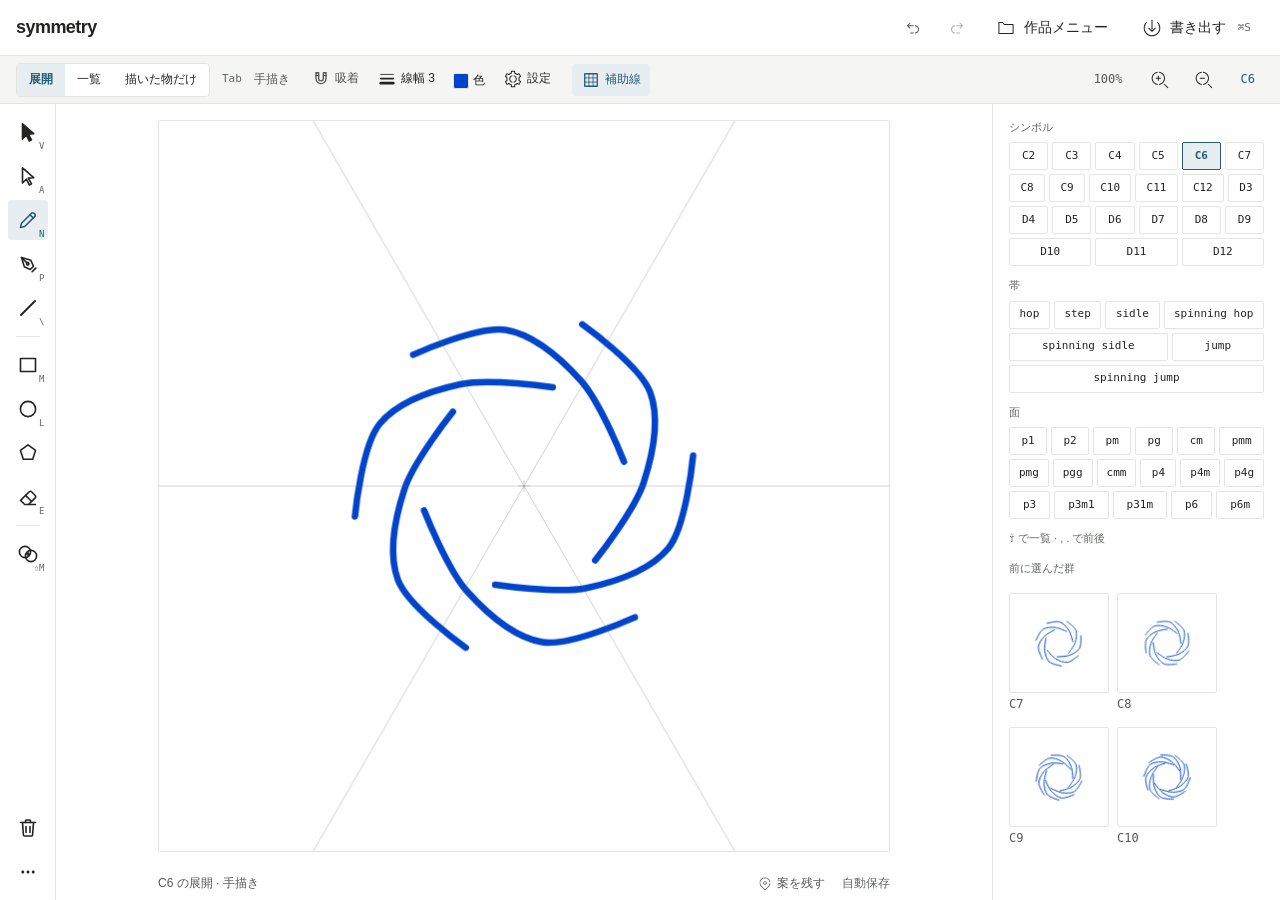
<file: index.html>
<!doctype html>
<html lang="ja">
<head>
<meta charset="utf-8">
<!-- studio-gate: off 非kit完成品・スマホ作業面のため -->
<meta name="viewport" content="width=device-width,initial-scale=1,viewport-fit=cover">
<!-- スマホでホーム画面に追加したとき、アプリのように全画面で開く -->
<meta name="apple-mobile-web-app-capable" content="yes">
<meta name="apple-mobile-web-app-status-bar-style" content="default">
<meta name="apple-mobile-web-app-title" content="symmetry">
<meta name="mobile-web-app-capable" content="yes">
<meta name="theme-color" content="#ffffff">
<!-- 006_ツールの規格 §6: UIの型を画面自身が宣言する（lint.py が読む） -->
<meta name="studio-spec" content="type:描いて増やす">
<link rel="manifest" href="manifest.webmanifest">
<link rel="apple-touch-icon" href="icons/apple-touch-icon.png">
<link rel="icon" type="image/svg+xml" href="assets/symbol.svg">
<link rel="icon" type="image/png" sizes="192x192" href="icons/icon-192.png">
<title>symmetry machine</title>
<style>
/* =========================================================
   0. デザイントークン（Serendie Design System の考え方に準拠・202_日々-タスク管理 と共有）
      UIクロームは 白/グレー + アクセント1色。**作品の色（ink/paper）とは別レイヤー**で、
      作品色はキャンバスの中だけに存在する（UIと生成物が視覚的に混ざらないようにする）。
      コンポーネント側に生の値（HEX・px）を書かない。
========================================================= */
:root{
  /* --- color: surface --- */
  --color-background:        #ffffff;
  --color-surface-primary:   #ffffff;
  --color-surface-secondary: #f5f5f3;
  --color-surface-tertiary:  #ececea;

  /* --- color: text --- */
  --color-text-primary:   #232322;
  --color-text-secondary: #575757;
  --color-text-muted:     #8c8b87;
  --color-text-disabled:  #b1b0ae;

  /* --- color: border --- */
  --color-border-primary:   #d1d0cd;
  --color-border-secondary: #e4e4e3;
  --color-border-strong:    #8c8b87;

  /* --- color: action / accent（アクセントは「選択されている」の意味だけに使う） --- */
  --color-action-primary:       #232322;
  --color-action-primary-hover: #424242;
  --color-action-primary-text:  #ffffff;
  --color-accent:        #275d72;
  --color-accent-subtle: #e8f1f4;
  --color-negative:      #a64343;
  --color-focus-ring:    #275d72;
  --color-overlay:       rgb(35 35 34 / .32);

  /* --- typography --- */
  --font-sans: Inter, "Noto Sans JP", -apple-system, BlinkMacSystemFont, "Segoe UI", sans-serif;
  --font-mono: "Noto Sans Mono", "SFMono-Regular", Consolas, monospace;
  --font-size-xs:   11px;
  --font-size-sm:   12px;
  --font-size-md:   14px;
  --font-size-base: 16px;
  --font-size-lg:   18px;
  --font-weight-regular: 400;
  --font-weight-medium:  500;
  --font-weight-semibold:600;
  --line-height-ui:   1.3;
  --line-height-body: 1.6;

  /* --- space（4px 基準） --- */
  --space-1:4px; --space-2:8px; --space-3:12px; --space-4:16px;
  --space-5:20px; --space-6:24px; --space-8:32px; --space-10:40px;

  /* --- radius --- */
  --radius-xs:2px; --radius-sm:4px; --radius-md:6px; --radius-lg:8px;

  /* --- border / focus --- */
  --border-width-default:1px;
  --focus-ring-offset:2px;

  /* --- elevation（浮遊要素のみ） --- */
  --shadow-floating: 0 4px 12px rgb(0 0 0 / .08), 0 1px 3px rgb(0 0 0 / .06);

  /* --- motion --- */
  --duration-fast:100ms; --duration-default:160ms;
  --easing: cubic-bezier(.2,0,.2,1);

  /* --- size --- */
  --control-height-sm:28px;
  --control-height-tool:32px;   /* 操作ボタンの基本（ツールUIなので md=36 より密に） */
  --control-height-md:36px;
  --control-height-lg:44px;
  --sidebar-width:360px;
  --pad-size:280px;             /* 描画パッドの論理サイズ（app.js の PAD_W と一致させる） */
  --label-col:56px;             /* パネルのラベル列 */

  /* --- 作品の色（UIではない。ユーザが選ぶ出力の色） --- */
  --art-ink:   #0044cc;
  --art-paper: #ffffff;
}

/* =========================================================
   1. base
========================================================= */
*{ box-sizing:border-box; }
html,body{ margin:0; padding:0; }
/* スマホ実機タッチ: バウンス/引っ張り更新を抑制・タップのグレー点滅を消す・タップでの文字選択を防ぐ */
html,body{ overscroll-behavior:none; }
body{
  background:var(--color-background);
  color:var(--color-text-primary);
  font-family:var(--font-sans);
  font-size:var(--font-size-md);
  line-height:var(--line-height-ui);
  -webkit-font-smoothing:antialiased;
  -webkit-user-select:none; user-select:none; -webkit-tap-highlight-color:transparent;
}
/* ダブルタップズーム/300ms遅延の抑制（パッドは touch-action:none） */
button, label.btn, input[type=range]{ touch-action:manipulation; }
:focus-visible{ outline:2px solid var(--color-focus-ring); outline-offset:var(--focus-ring-offset); }
@media (prefers-reduced-motion: reduce){ *{ transition:none !important; animation:none !important; } }

/* =========================================================
   2. app bar（ブランド + モード + ヘルプ）
========================================================= */
.appbar{
  display:flex; align-items:center; gap:var(--space-4);
  height:var(--control-height-lg); padding:0 var(--space-5);
  border-bottom:var(--border-width-default) solid var(--color-border-secondary);
  background:var(--color-surface-primary);
  position:sticky; top:0; z-index:20;
}
/* ロゴタイプ（インラインSVG・currentColorで着色。高さだけ決めて幅はviewBox比） */
.brand{ display:inline-flex; align-items:center; color:var(--color-text-primary); flex:none; }
.brand svg{ height:13px; width:auto; fill:currentColor; display:block; }
.appbar .spacer{ flex:1; }

/* セグメンテッドコントロール（モード切替） */
.seg{
  display:inline-flex; padding:2px; gap:2px;
  background:var(--color-surface-secondary); border-radius:var(--radius-md);
}
.seg button{
  height:var(--control-height-sm); padding:0 var(--space-3);
  border:none; border-radius:var(--radius-sm); background:transparent;
  color:var(--color-text-secondary);
  font:var(--font-weight-medium) var(--font-size-sm)/var(--line-height-ui) var(--font-sans);
  cursor:pointer;
  transition:background var(--duration-fast) var(--easing), color var(--duration-fast) var(--easing);
}
.seg button:hover{ color:var(--color-text-primary); }
.seg button.on{
  background:var(--color-surface-primary); color:var(--color-text-primary);
  box-shadow:0 1px 2px rgb(0 0 0 / .06);
}

/* アプリバーの操作（戻す・やり直す・全消去）。狭い画面ほど重要になるので常設する */
.barAct{ height:var(--control-height-sm); padding:0 var(--space-3); flex:none; }
.barAct:disabled{ color:var(--color-text-disabled); }
.barExport{ display:inline-flex; align-items:center; gap:6px; }
.barExportTgt{ font:var(--font-weight-regular) var(--font-size-xs)/1 var(--font-sans); color:var(--color-text-secondary); white-space:nowrap; }
body.mode-live .barExport{ display:none; }   /* ライブ=遊ぶモードでは書き出しを隠す（既存方針） */
.barAct.btn-danger{ margin-left:12px; }

/* =========================================================
   3. layout（左：作業パネル / 右：展開。左揃え・中央寄せしない）
========================================================= */
#layout{
  display:flex; gap:var(--space-8); align-items:flex-start;
  padding:var(--space-6) var(--space-5) var(--space-10);
}
#padCol{
  width:var(--sidebar-width); flex:none;
  position:sticky; top:calc(var(--control-height-lg) + var(--space-6));
  max-height:calc(100vh - var(--control-height-lg) - var(--space-8));
  max-height:calc(100dvh - var(--control-height-lg) - var(--space-8));
  overflow-y:auto; overscroll-behavior:contain;
  padding-right:var(--space-2);
}
/* 造形の固定: #padCol は列内スクロールなので、その中で pad を上に貼り付ける。
   パネルをどれだけ送っても、描いている手元（と状態表示）は常に見えている */
.padStick{
  position:sticky; top:0; z-index:2;
  background:var(--color-background);
  padding:var(--space-1) 0 var(--space-2);   /* 上下に地を持たせて、送った中身が縁から透けないように */
}
#pad{
  width:var(--pad-size); height:var(--pad-size);
  border:var(--border-width-default) solid var(--color-border-primary);
  border-radius:var(--radius-sm);
  touch-action:none; cursor:crosshair; display:block;
  background:var(--art-paper);
}
/* 造形ロック中: 触れないことを枠と地の色で示す（アイコンや帯を足さずに状態を伝える） */
body.pad-locked #pad{ border-style:dashed; border-color:var(--color-border-strong); cursor:not-allowed; }
body.pad-locked #padCol .grp:first-child{ background:var(--color-surface-secondary); border-radius:var(--radius-sm); }
#stateHint{
  min-height:calc(var(--font-size-sm) * var(--line-height-ui));
  margin-top:var(--space-2);
  font-size:var(--font-size-sm); color:var(--color-text-secondary);
  transition:color var(--duration-fast) var(--easing);
}
/* 消えたヒントはクリックで読み返せる（新しい要素は足さず、この行自体をクリック対象にする） */
#stateHint.replay{ cursor:pointer; }
#stateHint.replay:hover{ color:var(--color-text-primary); }

/* =========================================================
   4. panel（グループ = 見出し + 行。行 = ラベル列 + 内容列）
      「全部を線で囲まない」。グループの区切りは余白と髪線1本だけ。

      セクションは **畳めるグループ（details）** で、見出し(summary)＝入口。
      閉じていても入口は必ず残るので、1280×800 でも全セクションが視野に入る。
      （7つを開いたまま縦に積んでいた頃は、起動時にパネルの54%が画面外にあり、
       いちばん下の「記録」「書き出し」には存在に気付けなかった。2026-08-08 改訂）
========================================================= */
#panel{ margin-top:var(--space-2); }
.grp{ padding:var(--space-2) 0; border-top:var(--border-width-default) solid var(--color-border-secondary); }
.grp:first-child{ border-top:none; padding-top:0; }
.grp:last-child{ padding-bottom:0; }
details.grp:not([open]){ padding:var(--space-1) 0; }
.grpHd{
  margin:0 0 var(--space-3);
  font-size:var(--font-size-sm); font-weight:var(--font-weight-semibold);
  color:var(--color-text-muted);
}
/* 見出しが入口を兼ねる。三角の作りは details.sub と同じ（同じ操作は同じ形にする） */
summary.grpHd{
  display:flex; align-items:center; gap:var(--space-2);
  height:var(--control-height-sm); margin:0; padding:0 var(--space-1);
  list-style:none; cursor:pointer; border-radius:var(--radius-sm);
}
summary.grpHd::-webkit-details-marker{ display:none; }
summary.grpHd:hover{ background:var(--color-surface-secondary); color:var(--color-text-primary); }
summary.grpHd::before{
  content:""; width:0; height:0; flex:none;
  border-left:4px solid currentColor; border-top:3px solid transparent; border-bottom:3px solid transparent;
  transition:transform var(--duration-fast) var(--easing);
}
details.grp[open] > summary.grpHd{ margin-bottom:var(--space-1); }
details.grp[open] > summary.grpHd::before{ transform:rotate(90deg); }

.prow{ display:grid; grid-template-columns:var(--label-col) minmax(0,1fr); column-gap:var(--space-3); align-items:start; }
.prow + .prow{ margin-top:var(--space-1); }
/* ラベル列を持たない全幅行（道具箱・スタイルのコントロールバーのように「一塊で読む」もの）。
   同じ中身でも 292px→352px になるので、ツールは3行から2行に収まる */
.prow.full{ grid-template-columns:minmax(0,1fr); }
/* 道具箱だけは左右の余白を1段詰める（10個が2行に収まる／3行だと下のセクションを押し出す）。
   タップ領域が要る900px未満では元の余白に戻す（下のレスポンシブ節） */
#grpDraw > .prow.full > .pbody > button{ padding:0 var(--space-1); }
/* 書き出しの3行だけを束ねる入れ物（ライブモードで隠す単位。display:block で出し入れするので
   grid の .prow そのものには付けない） */
.exportRow{ margin-top:var(--space-1); }
.plbl{
  font-size:var(--font-size-sm); color:var(--color-text-muted);
  padding-top:calc((var(--control-height-tool) - var(--font-size-md)) / 2 - 1px);
}
/* 行の高さを操作ボタンに揃える（スライダーだけの行でもラベルと縦位置が合う） */
.pbody{ display:flex; flex-wrap:wrap; align-items:center; gap:var(--space-1); min-width:0; min-height:var(--control-height-tool); }
.lbl{ font-size:var(--font-size-sm); color:var(--color-text-muted); padding:0 var(--space-1); }

/* =========================================================
   5. button（Ghost 基本 / Secondary 枠あり / Danger / Toggle）
      操作ボタンが多いUIなので既定は Ghost。囲まず、hover の背景で触れることを示す。
========================================================= */
button, label.btn, a.btn{
  display:inline-flex; align-items:center; justify-content:center; gap:var(--space-1);
  height:var(--control-height-tool); padding:0 var(--space-2);
  border:var(--border-width-default) solid transparent; border-radius:var(--radius-sm);
  background:transparent; color:var(--color-text-primary);
  font:var(--font-weight-regular) var(--font-size-md)/var(--line-height-ui) var(--font-sans);
  text-decoration:none; cursor:pointer; white-space:nowrap;
  transition:background var(--duration-fast) var(--easing), color var(--duration-fast) var(--easing);
}
button:hover, label.btn:hover, a.btn:hover{ background:var(--color-surface-secondary); }
button:active, label.btn:active{ background:var(--color-surface-tertiary); }
button:disabled{ color:var(--color-text-disabled); cursor:default; background:transparent; }

/* Secondary: 枠つき（書き出しなど「区切りのある操作」） */
.btn-2nd{ border-color:var(--color-border-primary); padding:0 var(--space-3); }
.btn-2nd:hover{ border-color:var(--color-border-strong); background:var(--color-surface-secondary); }

/* Danger: 削除系 */
.btn-danger{ color:var(--color-negative); }
.btn-danger:hover{ background:#fbf0f0; }

/* Toggle: 選択されている状態だけがアクセント色を持つ */
.tg{ color:var(--color-text-secondary); }
.tg:hover{ color:var(--color-text-primary); }
.tg.on{
  background:var(--color-accent-subtle); color:var(--color-accent);
  font-weight:var(--font-weight-medium);
}
/* 「今は効かない」= 押せるが理由をヒントで出す（disabled にはしない＝理由が伝わらないため） */
button.dis{ color:var(--color-text-disabled); }
button.dis:hover{ color:var(--color-text-secondary); background:var(--color-surface-secondary); }

/* ショートカット併記 */
.key{
  font-family:var(--font-mono); font-size:var(--font-size-xs);
  color:var(--color-text-muted); font-weight:var(--font-weight-regular);
}
button.on .key{ color:var(--color-accent); }

/* =========================================================
   6. disclosure（役割ごとに畳む。開閉状態は prefs に保存）
========================================================= */
details.sub{ width:100%; }
details.sub > summary{
  display:flex; align-items:center; gap:var(--space-2);
  height:var(--control-height-tool); padding:0 var(--space-2);
  list-style:none; cursor:pointer; border-radius:var(--radius-sm);
  font-size:var(--font-size-sm); color:var(--color-text-secondary);
}
details.sub > summary::-webkit-details-marker{ display:none; }
details.sub > summary:hover{ background:var(--color-surface-secondary); color:var(--color-text-primary); }
details.sub > summary::before{
  content:""; width:0; height:0; flex:none;
  border-left:4px solid currentColor; border-top:3px solid transparent; border-bottom:3px solid transparent;
  transition:transform var(--duration-fast) var(--easing);
}
details.sub[open] > summary::before{ transform:rotate(90deg); }
details.sub > .subBody{
  display:flex; flex-wrap:wrap; align-items:center; gap:var(--space-1);
  padding:var(--space-1) 0 var(--space-2) var(--space-4);
}
/* 畳んだ中身が「ラベル列つきの行」のとき（角数・整え・濃度・角丸…）。
   ボタンの並びと違って値の種類が違うので、パネル本体と同じ文法のまま畳む */
details.sub > .subBody.rows{ display:block; }

/* コンテキスト行（選択中・ペン進行中だけ出す） */
#penbar, #editbar{ display:none; }
body.penning #penbar{ display:block; }
body.editing #editbar{ display:block; }
#selCount{ font-family:var(--font-mono); color:var(--color-text-secondary); }

/* =========================================================
   7. form controls
========================================================= */
input[type=range]{
  -webkit-appearance:none; appearance:none;
  width:120px; height:2px; margin:0;
  background:var(--color-border-primary); border-radius:var(--radius-xs);
  vertical-align:middle; cursor:pointer;
}
input[type=range]::-webkit-slider-thumb{
  -webkit-appearance:none; appearance:none;
  width:14px; height:14px; border:none; border-radius:var(--radius-xs);
  background:var(--color-action-primary);
}
input[type=range]::-moz-range-thumb{
  width:14px; height:14px; border:none; border-radius:var(--radius-xs);
  background:var(--color-action-primary);
}
input[type=range]:focus-visible{ outline:2px solid var(--color-focus-ring); outline-offset:var(--focus-ring-offset); }

/* 数値入力（006_ツールの規格 §5）: スライダーと双方向に同期し、直接入力・矢印キーでも動かせる。
   値が変わっても桁で行が揺れないよう等幅＋tabular-nums */
.numwrap{ display:inline-flex; align-items:center; gap:2px; }
.num{
  width:56px; height:var(--control-height-tool); text-align:right;
  border:var(--border-width-default) solid var(--color-border-primary); border-radius:var(--radius-sm);
  background:var(--color-surface-primary); color:var(--color-text-primary);
  font:var(--font-weight-regular) var(--font-size-sm)/1 var(--font-mono);
  font-variant-numeric:tabular-nums; padding:0 var(--space-1);
}
.num:focus-visible{ outline:2px solid var(--color-focus-ring); outline-offset:var(--focus-ring-offset); }
.unit{ font-size:var(--font-size-xs); color:var(--color-text-muted); }
/* ラベルは左右ドラッグで増減・ダブルクリックで既定値（135の行部品と同じ作法） */
.plbl.drag{ cursor:ew-resize; user-select:none; }

/* 出自（006_ツールの規格 §1〜§2）: メモは封筒とキャプションの両方に入る */
#memo{
  width:170px; height:var(--control-height-tool);
  border:var(--border-width-default) solid var(--color-border-primary); border-radius:var(--radius-sm);
  background:var(--color-surface-primary); color:var(--color-text-primary);
  font:var(--font-weight-regular) var(--font-size-sm)/1 var(--font-sans); padding:0 var(--space-2);
}
#memo:focus-visible{ outline:2px solid var(--color-focus-ring); outline-offset:var(--focus-ring-offset); }
.capbox{ display:inline-flex; align-items:center; gap:var(--space-1); cursor:pointer;
  font-size:var(--font-size-sm); color:var(--color-text-secondary); }
.capbox input{ accent-color:var(--color-accent); width:15px; height:15px; margin:0; }
input[type=color]{
  -webkit-appearance:none; appearance:none;
  width:32px; height:var(--control-height-tool); padding:0;
  border:var(--border-width-default) solid var(--color-border-primary);
  border-radius:var(--radius-sm); background:none; cursor:pointer; vertical-align:middle;
}
input[type=color]::-webkit-color-swatch-wrapper{ padding:2px; }
input[type=color]::-webkit-color-swatch{ border:none; border-radius:var(--radius-xs); }
input[type=color]::-moz-color-swatch{ border:none; border-radius:var(--radius-xs); }
#file, #jsonIn{ display:none; }

/* 角数のステッパー */
#sidesWrap{ display:inline-flex; align-items:center; gap:0; opacity:.4; }
body.tool-poly #sidesWrap{ opacity:1; }
#sidesVal{ font-family:var(--font-mono); font-size:var(--font-size-md); min-width:20px; text-align:center; }

/* 数値チップ（太さ・濃度・角丸・輪郭の距離）＝量子化された入力の美学 */
#wChips, #aChips, #rChips{ display:inline-flex; gap:2px; }
#wChips button, #aChips button, #rChips button, .numChip{
  font-family:var(--font-mono); min-width:30px; padding:0 var(--space-1);
}

/* =========================================================
   8. 展開一覧（メイン）
========================================================= */
#results, #live, #edit{ flex:1; min-width:0; }
.grpTitle{
  margin:0 0 var(--space-3);
  font-size:var(--font-size-sm); font-weight:var(--font-weight-semibold);
  color:var(--color-text-muted);
}
.grpTitle + .grpTitle{ margin-top:var(--space-6); }
.row{ display:flex; flex-wrap:wrap; gap:var(--space-4); margin-bottom:var(--space-8); }
.tools{ display:flex; flex-wrap:wrap; align-items:center; gap:var(--space-1); margin-bottom:var(--space-2); }

.sw{ position:relative; cursor:pointer; }
.sw canvas{
  display:block; width:190px; height:190px;
  border:var(--border-width-default) solid var(--color-border-secondary);
  border-radius:var(--radius-sm); background:var(--art-paper);
  transition:border-color var(--duration-fast) var(--easing);
}
.sw:hover canvas{ border-color:var(--color-border-primary); }
.sw .lb{
  margin-top:var(--space-1);
  font-family:var(--font-mono); font-size:var(--font-size-sm);
  color:var(--color-text-secondary); text-align:left;
}
.sw.sel canvas{ border-color:var(--color-accent); box-shadow:0 0 0 1px var(--color-accent); }
.sw.sel .lb{ color:var(--color-accent); font-weight:var(--font-weight-medium); }
.sw .swDel, .sw .swEdit{
  position:absolute; top:var(--space-1); height:var(--control-height-sm); min-width:var(--control-height-sm);
  padding:0; color:var(--color-text-muted); font-size:var(--font-size-sm);
  background:var(--color-surface-primary); border-radius:var(--radius-sm); opacity:0;
  transition:opacity var(--duration-fast) var(--easing);
}
.sw .swDel{ right:var(--space-1); }
.sw .swEdit{ right:calc(var(--space-1) + var(--control-height-sm) + 2px); }
.sw:hover .swDel, .sw:hover .swEdit, .sw .swDel:focus-visible, .sw .swEdit:focus-visible{ opacity:1; }
.sw .swDel:hover, .sw .swEdit:hover{ color:var(--color-text-primary); background:var(--color-surface-secondary); }

/* カスタム群ビルダー */
#cgPanel{
  margin-bottom:var(--space-6); padding:var(--space-4);
  border:var(--border-width-default) solid var(--color-border-secondary);
  border-radius:var(--radius-md); background:var(--color-surface-secondary);
  max-width:520px;
}
.genChip{
  display:inline-flex; align-items:center; gap:2px;
  height:var(--control-height-md); padding:0 var(--space-1);
  border:var(--border-width-default) solid var(--color-border-primary);
  border-radius:var(--radius-sm); background:var(--color-surface-primary);
  font-size:var(--font-size-sm);
}
.genChip button{ height:var(--control-height-sm); min-width:24px; padding:0; font-size:var(--font-size-sm); }
.genChip > span{ padding:0 2px; font-family:var(--font-mono); color:var(--color-text-primary); }
.genChip > span.lbl{ font-family:var(--font-sans); }
#cgPreview{
  display:block; margin:var(--space-3) 0 var(--space-2);
  border:var(--border-width-default) solid var(--color-border-secondary);
  border-radius:var(--radius-sm); background:var(--art-paper);
}
#cgInfo{ font-family:var(--font-mono); font-size:var(--font-size-sm); color:var(--color-text-secondary); }

.hint{
  margin-top:var(--space-2); max-width:560px;
  font-size:var(--font-size-sm); line-height:var(--line-height-body); color:var(--color-text-muted);
}

/* ライブ / 編集 */
#livePanel{ display:flex; flex-wrap:wrap; gap:var(--space-4); align-items:flex-start; }
#livePanel canvas{
  display:block; max-width:100%; height:auto;
  border:var(--border-width-default) solid var(--color-border-secondary);
  border-radius:var(--radius-sm); background:var(--art-paper);
}
#livePanel .lb{
  margin-top:var(--space-1);
  font-family:var(--font-mono); font-size:var(--font-size-sm); color:var(--color-text-secondary);
}
#liveHint{ margin-top:var(--space-4); font-size:var(--font-size-sm); color:var(--color-text-muted); }
#editCv{
  display:block; max-width:100%;
  border:var(--border-width-default) solid var(--color-border-primary);
  border-radius:var(--radius-sm); background:var(--art-paper);
  touch-action:none; cursor:crosshair;
}
/* 展開ビューの主ツール（選択／アンカー／形成）。ツール別の設定は選択中の1つだけ出す */
#editToolSeg button{ height:var(--control-height-md); padding:0 var(--space-4); }
#editToolSeg .key{ margin-left:var(--space-2); opacity:.65; }
.etSpacer{ flex:1; }
.etOpt{ display:none; }
.etOpt.on{ display:flex; }
/* 「いま何ができるか」の1行。ヒント(.hint)より手前・強めに置く＝読まれないと道具が使えない情報 */
.etHow{
  font-size:var(--font-size-sm); line-height:var(--line-height-ui);
  color:var(--color-text-secondary); padding:0 var(--space-1);
}
#etSnapWrap{ margin-bottom:var(--space-3); max-width:560px; }

/* モード出し分け */
#live, #edit{ display:none; }
body.mode-grid #results{ display:block; }
body.mode-live #live{ display:block; }
body.mode-live #results{ display:none; }
body.mode-edit #edit{ display:block; }
body.mode-edit #results, body.mode-edit #live{ display:none; }
body.mode-live .exportRow{ display:none; }   /* ライブ=遊ぶモードでは書き出しを隠す */

/* PC（広い画面）: ライブでも一覧を右に併置（pad | live | grid） */
@media (min-width:1280px){
  body.mode-live #results{ display:block; order:2; }
  body.mode-live #live{ order:1; }
  body.mode-live .exportRow{ display:block; }
  body.mode-live .barExport{ display:inline-flex; }
}

/* =========================================================
   9. ヘルプ（浮遊要素なので影を持つ唯一の場所）
========================================================= */
#cheat{
  position:fixed; right:var(--space-5); bottom:var(--space-5); z-index:30;
  width:min(560px, calc(100vw - var(--space-8)));
  max-height:min(70vh, 640px); overflow-y:auto;
  padding:calc(var(--space-5) + var(--control-height-sm)) var(--space-5) var(--space-5);
  border:var(--border-width-default) solid var(--color-border-secondary);
  border-radius:var(--radius-lg); background:var(--color-surface-primary);
  box-shadow:var(--shadow-floating);
  font-size:var(--font-size-sm); line-height:var(--line-height-body);
  color:var(--color-text-secondary); white-space:pre-line;
  -webkit-user-select:text; user-select:text;
}
#cheat[hidden]{ display:none; }
#cheatClose{ position:absolute; top:var(--space-2); right:var(--space-2); }

/* =========================================================
   10. レスポンシブ（縮小ではなく構造を変える。タップ領域44px以上）
========================================================= */
@media (max-width:900px){
  /* アプリバーは「モード + ヘルプ」だけに絞る（ブランドはアプリ内では不要） */
  .appbar{ padding:0 var(--space-3); gap:var(--space-2); }
  .brand{ display:none; }
  .seg button{ padding:0 var(--space-2); }
  #layout{ flex-direction:column; gap:var(--space-6); padding:var(--space-4); }
  #padCol{
    width:100%; position:static; max-height:none; overflow:visible; padding-right:0;
  }
  /* 縦積みでは「いま見ているもの」を先頭に置き、**貼り付けて常に見える**ようにする。
     編集している当のものが、パネルを送ると画面外に消える——を作らない */
  #layout{ display:flex; flex-direction:column; }
  body.mode-edit #edit,
  body.mode-live #live{ order:-1; }
  /* **編集しているものは常に画面にある**。sticky では #edit の底で止まってしまうので、
     縦積みでは画面に固定する。帯に入れるのは「ツール行＋いまのツールの設定＋展開」だけで、
     吸着の詳細と長い説明は畳む（帯が厚いとかえって編集できない）。
     帯の高さは中身で変わるので JS が --sp-edit-h に測って入れ、その分だけ本文を下げる */
  body.mode-edit #edit{
    position:fixed; top:var(--control-height-lg); left:0; right:0; z-index:10;
    display:flex; flex-direction:column; align-items:flex-start;
    padding:var(--space-1) var(--space-3) var(--space-2);
    background:var(--color-background);
    border-bottom:var(--border-width-default) solid var(--color-border-secondary);
  }
  body.mode-edit #edit > .grpTitle,
  body.mode-edit #etSnapWrap,
  body.mode-edit #editHint,
  body.mode-edit .etHow{ display:none; }
  body.mode-edit #layout{ padding-top:var(--sp-edit-h, 420px); }
  /* 狭い画面ではブランドを畳んで、戻す・全消去のための幅をあける。
     やり直すは左パネルの「記録」に残るので、ここでは落とす（間違えたら戻すだけで足りる） */
  .appbar{ gap:var(--space-1); padding:0 var(--space-2); }
  .barAct{ height:var(--control-height-md); padding:0 var(--space-2); font-size:var(--font-size-sm); }
  #barRedo{ display:none; }
  .seg button{ padding:0 var(--space-2); font-size:var(--font-size-sm); }
  .padStick{ position:static; }   /* 縦積みではパッドが画面の大半を占めるので貼り付けない */
  #pad{ width:min(92vw, 460px); height:min(92vw, 460px); }
  #editCv{ max-width:86vw; }
  button, label.btn, a.btn{ height:var(--control-height-lg); padding:0 var(--space-3); }
  details.sub > summary{ height:var(--control-height-lg); }
  summary.grpHd{ height:var(--control-height-lg); }   /* セクションの入口もタップ領域44px */
  #grpDraw > .prow.full > .pbody > button{ padding:0 var(--space-3); }   /* 密度より指を優先 */
  .seg button{ height:var(--control-height-md); }
  .prow{ grid-template-columns:1fr; }
  .plbl{ padding-top:0; margin-bottom:var(--space-1); }
  input[type=range]{ height:4px; width:min(60vw,220px); }
  input[type=range]::-webkit-slider-thumb{ width:22px; height:22px; }
  input[type=range]::-moz-range-thumb{ width:22px; height:22px; }
  input[type=color]{ height:var(--control-height-lg); width:44px; }
  .sw canvas{ width:min(43vw,190px); height:min(43vw,190px); }
  .sw .swDel, .sw .swEdit{ opacity:1; }   /* hoverが無い端末では常時表示 */
  #cheat{ left:var(--space-3); right:var(--space-3); bottom:var(--space-3); width:auto; }
}
</style>
<link rel="stylesheet" href="workbench.css">
</head>
<body>

<header class="appbar">
  <!-- ロゴタイプ（assets/logotype.svg をインライン化＝単一HTMLビルドでも消えない）。色は currentColor -->
  <span class="brand" role="img" aria-label="symmetry machine">
    <svg viewBox="0 0 49.74 10.39" xmlns="http://www.w3.org/2000/svg" focusable="false" aria-hidden="true">
      <path d="M.63,6.22c.2.77.76,1.24,1.69,1.24,1.06,0,1.49-.49,1.49-1.15s-.29-1.01-1.62-1.33c-1.56-.37-1.94-.85-1.94-1.64s.62-1.59,1.99-1.59,2.02.83,2.11,1.68h-.62c-.11-.5-.5-1.12-1.51-1.12s-1.33.5-1.33.98c0,.54.29.82,1.46,1.1,1.71.41,2.12.97,2.12,1.87,0,1.08-.89,1.76-2.16,1.76-1.38,0-2.15-.72-2.31-1.8h.63Z"/>
      <path d="M5.96,1.87c1.2,3.4,1.73,4.82,1.93,5.47h.01c.24-.73.71-2.12,1.87-5.47h.65l-2.26,6.35c-.64,1.78-1.07,2.17-2.16,2.17-.21,0-.36-.01-.55-.04v-.62c.18.02.35.04.54.04.85,0,1.13-.41,1.57-1.63L5.28,1.87h.68Z"/>
      <path d="M11.69,3.42c0-.52,0-1.08-.01-1.55h.61c.01.19.04.71.02,1.05.25-.6.8-1.2,1.8-1.2.84,0,1.49.42,1.73,1.17.3-.62.9-1.17,1.96-1.17.94,0,1.88.53,1.88,2.19v3.95h-.62v-3.88c0-.8-.29-1.67-1.39-1.67s-1.67.92-1.67,2.09v3.46h-.62v-3.86c0-.86-.25-1.68-1.36-1.68s-1.71,1.02-1.71,2.24v3.3h-.62V3.42Z"/>
      <path d="M21.65,3.42c0-.52,0-1.08-.01-1.55h.61c.01.19.04.71.03,1.05.25-.6.8-1.2,1.8-1.2.84,0,1.49.42,1.73,1.17.3-.62.9-1.17,1.96-1.17.94,0,1.88.53,1.88,2.19v3.95h-.62v-3.88c0-.8-.29-1.67-1.39-1.67s-1.67.92-1.67,2.09v3.46h-.62v-3.86c0-.86-.25-1.68-1.36-1.68s-1.71,1.02-1.71,2.24v3.3h-.62V3.42Z"/>
      <path d="M31.76,4.94c.01,1.54.78,2.5,1.93,2.5s1.5-.64,1.71-1.13h.65c-.25.79-.9,1.7-2.38,1.7-1.84,0-2.54-1.57-2.54-3.1,0-1.73.85-3.19,2.62-3.19s2.44,1.58,2.44,2.72c0,.17,0,.33-.01.49h-4.4ZM35.53,4.4c-.01-1.18-.65-2.1-1.81-2.1-1.24,0-1.79.85-1.92,2.1h3.73Z"/>
      <path d="M36.84,1.87h1.12V0h.62v1.87h1.43v.57h-1.43v3.88c0,.67.14,1.06.72,1.06.18,0,.43-.01.61-.07v.54c-.2.08-.49.11-.74.11-.78,0-1.21-.39-1.21-1.35V2.45h-1.12v-.57Z"/>
      <path d="M41.12,3.5c0-1.01-.01-1.44-.01-1.63h.61c.01.18.02.58.02,1.33.35-.9,1.1-1.43,2.09-1.47v.66c-1.25.08-2.09.94-2.09,2.38v3.11h-.62V3.5Z"/>
      <path d="M45.27,1.87c1.2,3.4,1.73,4.82,1.93,5.47h.01c.24-.73.71-2.12,1.87-5.47h.65l-2.26,6.35c-.63,1.78-1.07,2.17-2.16,2.17-.22,0-.36-.01-.55-.04v-.62c.18.02.35.04.54.04.85,0,1.13-.41,1.57-1.63l-2.29-6.26h.68Z"/>
    </svg>
  </span>
  <nav class="seg" id="modebar" aria-label="モード">
    <button id="modeLive">ライブ</button>
    <button id="modeGrid">一覧</button>
    <button id="modeEdit">展開を編集</button>
  </nav>
  <span class="spacer"></span>
  <!-- 取り消しと全消去は「手が届く場所」に置く。左パネルの最下部（1400px下）では実質存在しないのと同じで、
       とくにスマホでは唯一の窓口になる。アプリバーは sticky なのでスクロールしても追従する -->
  <span class="barExport" id="barExport">
    <button id="barSvg" class="btn-2nd" title="いま見ている一覧／編集中の展開を SVG で書き出す（左パネルの「記録・書き出し」と同じ）">SVGを書き出し</button>
    <span class="barExportTgt" id="barExportTgt" aria-live="polite"></span>
  </span>
  <button id="barUndo" class="barAct" title="ひとつ戻す（⌘Z）">戻す</button>
  <button id="barRedo" class="barAct" title="やり直す（⌘⇧Z）">やり直す</button>
  <button id="barClear" class="barAct btn-danger" title="ぜんぶ消す（⌘Zで戻せます）">全消去</button>
  <button id="helpBtn" class="btn-2nd">ヘルプ</button>
</header>

<div id="layout">
  <aside id="padCol">
    <!-- 造形（パッド）は列内スクロールでも上に貼り付ける＝パネルを送っても手元が見えたまま -->
    <div class="padStick">
      <canvas id="pad"></canvas>
      <div id="stateHint"></div>
    </div>

    <div id="panel">

      <!-- ============ 描く（起動時は開いている） ============ -->
      <details class="grp" id="grpDraw" open>
        <summary class="grpHd">描画</summary>
        <!-- 道具箱は一塊で読むものなのでラベル列を持たない（全幅なら3行→2行に収まる） -->
        <div class="prow full">
          <div class="pbody">
            <button class="tg" id="tMove">選択<span class="key">V</span></button>
            <button class="tg" id="tAnchor">アンカー<span class="key">A</span></button>
            <button class="tg" id="tForm">形成<span class="key">⇧M</span></button>
            <button class="tg" id="tFree">手描き<span class="key">N</span></button>
            <button class="tg" id="tPen">ペン<span class="key">P</span></button>
            <button class="tg" id="tLine">直線<span class="key">\</span></button>
            <button class="tg" id="tRect">矩形<span class="key">M</span></button>
            <button class="tg" id="tEllipse">円<span class="key">L</span></button>
            <button class="tg" id="tPoly">多角形</button>
            <button class="tg" id="tErase">消しゴム<span class="key">E</span></button>
          </div>
        </div>
        <div class="prow full">
          <div class="pbody">
            <details class="sub" id="subDrawOpt">
              <summary>造形の設定 — ロック・角数・整え</summary>
              <div class="subBody rows">
                <div class="prow">
                  <span class="plbl">造形</span>
                  <div class="pbody">
                    <button class="tg" id="padLock">ロック</button>
                    <span class="lbl">展開だけを触りたいときに</span>
                  </div>
                </div>
                <div class="prow">
                  <span class="plbl">角数</span>
                  <div class="pbody">
                    <span id="sidesWrap"><button id="sidesDown">−</button><span id="sidesVal">6</span><button id="sidesUp">＋</button></span>
                    <span class="lbl">多角形ツールのとき</span>
                  </div>
                </div>
                <div class="prow">
                  <span class="plbl">整え</span>
                  <div class="pbody">
                    <input type="range" id="tidyRange" min="0" max="16" step="0.5" value="0"
                           title="手描き線をシンプルなパスに整える（raw座標は変えない）">
                    <span class="numwrap"><input class="num" id="tidyNum" type="text" inputmode="decimal"
                           aria-label="整え" title="直接入力できる（Enterで確定）。↑↓で0.5ずつ・⇧↑↓で5ずつ"><span class="unit">px</span></span>
                  </div>
                </div>
              </div>
            </details>
          </div>
        </div>
      </details>

      <!-- ============ 見た目（起動時は開いている） ============
           常設の2つ（描く・見た目）を上に固めて、出たり消えたりする文脈パネル（ペン・選択）を下に置く。
           逆にすると、何かを選ぶたびに「見た目」が 250px ほど下へ飛ばされて位置を覚えられない -->
      <details class="grp" id="grpStyle" open>
        <summary class="grpHd" id="styleLbl">見た目</summary>
        <!-- 塗りと線は必ず対で読むので1行にまとめる（イラレのコントロールバーと同じ並び） -->
        <div class="prow full">
          <div class="pbody">
            <span class="lbl">塗り</span>
            <button class="tg" id="fillInk">インク</button>
            <button class="tg" id="fillPaper">紙</button>
            <button class="tg" id="fillNone">なし</button>
            <span class="lbl">線</span>
            <button class="tg" id="strokeOn">あり</button>
            <button class="tg" id="strokeOff">なし</button>
          </div>
        </div>
        <div class="prow">
          <span class="plbl">太さ</span>
          <div class="pbody"><span id="wChips"></span></div>
        </div>
        <div class="prow full">
          <div class="pbody">
            <details class="sub" id="subStyleMore">
              <summary>濃度・角丸・色</summary>
              <div class="subBody rows">
                <div class="prow">
                  <span class="plbl">濃度</span>
                  <div class="pbody"><span id="aChips"></span></div>
                </div>
                <div class="prow">
                  <span class="plbl">角丸</span>
                  <div class="pbody"><span id="rChips"></span></div>
                </div>
                <div class="prow">
                  <span class="plbl">色</span>
                  <div class="pbody">
                    <input type="color" id="inkColor" value="#0044cc" title="線・塗りの色（インク）">
                    <span class="lbl">インク</span>
                    <input type="color" id="paperColor" value="#ffffff" title="地の色（紙）">
                    <span class="lbl">紙</span>
                  </div>
                </div>
              </div>
            </details>
          </div>
        </div>
      </details>

      <!-- ============ ペン（進行中のみ） ============ -->
      <section class="grp" id="penbar">
        <h2 class="grpHd">ペン</h2>
        <div class="prow">
          <span class="plbl"></span>
          <div class="pbody">
            <button id="penClose">閉じて確定</button>
            <button id="penDone">確定</button>
            <button id="penCancel">取消</button>
          </div>
        </div>
      </section>

      <!-- ============ 選択（選択時のみ・よく使う6つ + 役割ごとに畳む） ============ -->
      <section class="grp" id="editbar">
        <h2 class="grpHd">選択<span id="selCount"></span></h2>
        <div class="prow">
          <span class="plbl"></span>
          <div class="pbody">
            <button id="objDup">複製<span class="key">⌘D</span></button>
            <button id="objFront" title="選択を最前面へ（⇧⌘] または ⇧]）。1段階だけ前面へは ⌘] または ]">最前面<span class="key">⇧]</span></button>
            <button id="objBack" title="選択を最背面へ（⇧⌘[ または ⇧[）。1段階だけ背面へは ⌘[ または [">最背面<span class="key">⇧[</span></button>
            <button class="tg" id="objStill">静止</button>
            <button id="objDone">選択を解除</button>
            <button id="objDel" class="btn-danger">削除</button>
          </div>
        </div>
        <div class="prow">
          <span class="plbl"></span>
          <div class="pbody">
            <details class="sub" id="subXform">
              <summary>変形・整列</summary>
              <div class="subBody">
                <button id="rotL">回転−</button>
                <button id="rotR">回転＋<span class="key">R</span></button>
                <button id="scDown">縮小</button>
                <button id="scUp">拡大<span class="key">S</span></button>
                <span class="lbl">整列</span>
                <button id="alL">左</button><button id="alC">中</button><button id="alR">右</button>
                <button id="alT">上</button><button id="alM">中</button><button id="alB">下</button>
                <span class="lbl">等間隔</span>
                <button id="disH">横</button><button id="disV">縦</button>
              </div>
            </details>
            <details class="sub" id="subPath">
              <summary>パス</summary>
              <div class="subBody">
                <button id="objSwap">塗り⇄線<span class="key">⇧X</span></button>
                <button id="objSmooth">なめらかに</button>
                <button id="objSpline" title="点を制御点として扱い、曲線が点を通らなくなる（角が丸まり、動かしても暴れない）">Bスプライン</button>
                <button id="objThin">単純化</button>
                <button id="objClose">パスを閉じる</button>
                <button id="objJoin">連結<span class="key">⌘J</span></button>
                <button id="objCut">パスの分割<span class="key">⌘⇧K</span></button>
              </div>
            </details>
            <details class="sub" id="subBool">
              <summary>パスファインダー</summary>
              <div class="subBody">
                <button id="opUnite">合体</button>
                <button id="opMinus">型抜き</button>
                <button id="opCross">交差</button>
                <button id="opDivide">面に分割</button>
              </div>
            </details>
            <details class="sub" id="subOffset">
              <summary>パスのオフセット</summary>
              <div class="subBody">
                <button class="tg on" id="ofOut">外へ</button>
                <button class="tg" id="ofIn">内へ</button>
                <span class="lbl">px</span>
                <button class="numChip" id="of2">2</button>
                <button class="numChip" id="of4">4</button>
                <button class="numChip" id="of8">8</button>
                <button class="numChip" id="of16">16</button>
              </div>
            </details>
          </div>
        </div>
      </section>

      <!-- ============ 展開（起動時は畳む。見出しが入口として残る） ============ -->
      <details class="grp" id="grpExpand">
        <summary class="grpHd">展開</summary>
        <div class="prow" id="paramRow">
          <span class="plbl">セル</span>
          <div class="pbody"><input type="range" id="cellRange" min="48" max="300" step="4" value="72"><span
            class="numwrap"><input class="num" id="cellNum" type="text" inputmode="decimal" aria-label="セル"
            title="直接入力できる（Enterで確定）。↑↓で4ずつ・⇧↑↓で40ずつ"><span class="unit">px</span></span></div>
        </div>
        <div class="prow">
          <span class="plbl">断片</span>
          <div class="pbody"><input type="range" id="scaleRange" min="0.1" max="2" step="0.05" value="0.65"><span
            class="numwrap"><input class="num" id="scaleNum" type="text" inputmode="decimal" aria-label="断片"
            title="直接入力できる（Enterで確定）。↑↓で0.05ずつ・⇧↑↓で0.5ずつ"><span class="unit">×</span></span></div>
        </div>
        <div class="prow">
          <span class="plbl">ガイド</span>
          <div class="pbody">
            <button class="tg" id="gOff">なし</button>
            <button class="tg" id="gGrid">格子</button>
            <button class="tg" id="gCircle">同心円</button>
            <button class="tg" id="snapBtn">吸着</button>
          </div>
        </div>
        <div class="prow">
          <span class="plbl">中心</span>
          <div class="pbody">
            <button class="tg" id="tAxis">回転の中心</button>
          </div>
        </div>
        <div class="prow">
          <span class="plbl">重なり</span>
          <div class="pbody">
            <button class="tg" id="ovEach">そのまま</button>
            <button class="tg" id="ovMerge">結合</button>
            <button class="tg" id="ovPunch">重なりを穴に</button>
          </div>
        </div>
        <div class="prow">
          <span class="plbl">連動</span>
          <div class="pbody">
            <button id="flattenExp">アピアランスの分割</button>
            <span class="lbl">形成した結果はそのまま書き出せます。ここを押すのは「手で1つずつ触りたい」ときだけ</span>
          </div>
        </div>
      </details>

      <!-- ============ 記録・書き出し（ドキュメントの出し入れは1セクションに束ねる） ============ -->
      <details class="grp" id="grpIO">
        <summary class="grpHd">記録・書き出し</summary>
        <div class="prow">
          <span class="plbl">履歴</span>
          <div class="pbody">
            <button id="undo">戻す<span class="key">⌘Z</span></button>
            <button id="redo">やり直す</button>
            <button id="clear" class="btn-danger">全消去</button>
          </div>
        </div>
        <div class="prow">
          <span class="plbl">読み書き</span>
          <div class="pbody">
            <label class="btn" for="file">配置</label>
            <input id="file" type="file" accept="image/*,.svg,image/svg+xml">
            <button id="jsonOut">保存</button>
            <label class="btn" for="jsonIn">開く</label>
            <input id="jsonIn" type="file" accept="application/json,.json">
          </div>
        </div>
        <!-- ライブ=遊ぶモードでは書き出しだけを隠す（記録は残す） -->
        <div class="exportRow">
          <div class="prow">
            <span class="plbl">書き出し</span>
            <div class="pbody">
              <button id="saveSvg" class="btn-2nd">SVG</button>
              <button id="savePng" class="btn-2nd">PNG</button>
              <button id="copySvg">コードをコピー</button>
            </div>
          </div>
          <div class="prow">
            <span class="plbl">出自</span>
            <div class="pbody">
              <input id="memo" type="text" placeholder="メモ（書き出しに入る）" aria-label="メモ">
              <label class="capbox" title="図版の下端の外側に ツール名・設定値・メモ の帯を足す（図版の大きさは変わらない）">
                <input type="checkbox" id="cap"><span>キャプション</span>
              </label>
              <span class="lbl">SVGには出自（ツール・群・設定・日時・メモ）が常に入る。キャプションはそれを目に見える帯にする</span>
            </div>
          </div>
          <div class="prow">
            <span class="plbl">PNG</span>
            <div class="pbody">
              <button class="tg" id="s2">2x</button>
              <button class="tg" id="s4">4x</button>
              <span class="lbl">背景</span>
              <button class="tg" id="bgWhite">白</button>
              <button class="tg" id="bgClear">透明</button>
              <button id="saveAllPng">全部</button>
            </div>
          </div>
          <div class="prow">
            <span class="plbl">共有</span>
            <div class="pbody">
              <button id="galleryUp">ギャラリーへ投稿</button>
              <a href="gallery.html" class="btn">ギャラリーを見る</a>
            </div>
          </div>
        </div>
      </details>

    </div>
  </aside>

  <main id="results">
    <div class="grpTitle">カスタム — 生成元を組む</div>
    <div class="tools">
      <button id="cgNew" class="btn-2nd">＋ 新しいルール</button>
      <button id="cgUndo" style="display:none" title="直近に削除したルールを戻す">戻す</button>
    </div>
    <div id="cgPanel" style="display:none">
      <div class="tools"><span class="lbl" id="cgTitle"></span></div>
      <div class="tools" id="cgGens"></div>
      <div class="tools">
        <span class="lbl">足す</span>
        <button id="cgAddRot">回転</button>
        <button id="cgAddMirror">鏡映</button>
        <button id="cgAddGlide">映進</button>
        <button id="cgAddTrans">並進</button>
      </div>
      <canvas id="cgPreview"></canvas>
      <div class="tools">
        <button id="cgSave" class="btn-2nd">保存</button>
        <button id="cgCancel">取消</button>
        <span class="lbl" id="cgInfo"></span>
      </div>
      <div class="hint">回転n・鏡映（軸の角度）・映進（軸の角度＋距離d）・並進（方向＋距離d）を足すと、組み合わせで生まれる全操作（閉包）を自動展開します。回転の「中心」を軸からずらすと、合成が並進になってロゼットが帯や格子に育ちます。dはスワッチ辺との比。保存後は他の群と同じ扱い（選択・ライブ・SVG/PNG・中心の追従）。発散する組も上限600で打ち切って見られます。</div>
    </div>
    <div class="row" id="customs"></div>
    <div class="grpTitle">単体シンボル — 回転（C2–C12）</div>
    <div class="row" id="rosettesC"></div>
    <div class="grpTitle">単体シンボル — 回転＋鏡映（D3–D12）</div>
    <div class="row" id="rosettesD"></div>
    <div class="grpTitle">帯パターン — フリーズ群 7種</div>
    <div class="row" id="friezes"></div>
    <div class="grpTitle">面パターン — 壁紙群 17種</div>
    <div class="row" id="wallpapers"></div>
  </main>

  <main id="live">
    <div class="grpTitle">ライブ — 一覧で選んだ群（未選択ならお気に入り）</div>
    <div id="livePanel"></div>
    <div id="liveHint"></div>
  </main>

  <main id="edit">
    <div class="grpTitle">展開を編集 — 展開の上で直接さわる（対称は保たれる）</div>

    <!-- 主ツール（排他）。「いま何ができるか」を1つに決める -->
    <div class="tools">
      <div class="seg" id="editToolSeg">
        <button id="etSelect">選択<span class="key">V</span></button>
        <button id="etAnchor">アンカー<span class="key">A</span></button>
        <button id="etShape">形成<span class="key">⇧M</span></button>
      </div>
    </div>

    <!-- 選んでいるツールの設定だけを出す。1行目に「いま何ができるか」を必ず置く -->
    <div class="tools etOpt" id="etOptSelect">
      <span class="etHow">クリック＝選ぶ　⇧＝足す　空所ドラッグ＝まとめて選ぶ　角＝拡大縮小　角の外＝回転　⌫＝削除</span>
      <span class="lbl" id="etSelInfo"></span>
    </div>
    <div class="tools etOpt" id="etOptAnchor">
      <span class="etHow">ドラッグ＝動かす　線の上をダブルクリック＝アンカー追加　アンカーをダブルクリック＝角⇄なめらか</span>
      <span class="lbl">表示</span>
      <button class="tg" id="anOne">1コピー</button>
      <button class="tg" id="anAll">すべて</button>
      <button class="tg" id="anOff">非表示</button>
    </div>
    <div class="tools etOpt" id="etOptShape">
      <span class="etHow">クリック＝その領域を1つの形に　⌥＋クリック＝けずる（線の上なら<b>その線だけ消す</b>）　なぞる＝まとめて</span>
      <button id="shapeReset">形成をリセット</button>
      <span class="lbl" id="cutCount"></span>
    </div>

    <details class="sub" id="etSnapWrap">
      <summary>吸着するもの</summary>
      <div class="subBody">
        <div class="tools">
          <button class="tg" id="snAnchor">アンカー</button>
          <button class="tg" id="snCross">交点</button>
          <button class="tg" id="snLattice">格子</button>
          <button class="tg" id="snCenter">回転中心</button>
          <button class="tg" id="snMid">中点</button>
          <button class="tg" id="snAxis">鏡映軸</button>
          <button class="tg" id="snEdge">輪郭</button>
        </div>
        <div class="hint">交点＝ベースの線と複製が交わるところ（×印で出ます）。格子＝壁紙・帯のセルの格子点・辺の中点・セル中心。左に並んでいるものほど強く勝ちます。「吸着」そのものは左の造形パネルでオン／オフ。ドラッグ中に ⇧ を押すと一時的に切れます。</div>
      </div>
    </details>

    <canvas id="editCv"></canvas>
    <div class="hint" id="editHint"></div>
  </main>
</div>

<div id="cheat" hidden><button id="cheatClose" aria-label="閉じる">×</button>ツール: V=選択 / A=アンカー / ⇧M=形成 / N=手描き / P=ペン / M=矩形 / L=円 / E=消しゴム（単キーは日本語入力ON・入力欄では効かない）
　手描き・ペン・図形・消しゴムは展開した絵の上に直接描ける（どの複製の上でも、全部の複製に同じ形が出る）
　V・A・⇧M は「いま見ている側」に効く（展開を編集の画面では展開側／それ以外では造形パッド側）
アンカー選択ツール A（イラレのダイレクト選択）= パッドで形を1クリックするとアンカーが出る。選択ツールのダブルクリックでも同じ
造形をロック = 描き足せなくする（左のパッドにも、展開の上にも描けなくなる。選択・アンカー・形成は使える）

重なり（展開の後処理・いつでも戻せる）
　そのまま = コピーごとに描く（重なりの線が見える）
　結合 = 重なった部分が埋まって1つの輪郭に見える / 重なりを穴に = 重なった領域が穴になる
　※ editbar の「合体」（パスファインダー）とは別物。あちらはパスそのものを1つにする不可逆な操作
　※ モチーフには触れないので、対称の連動もアンカー編集もそのまま。トグルで即座に行き来できる
　※ 線（塗りなし）は「面」ではないので重なりを解釈できない。「輪郭」で面に変えてから使う
アピアランスの分割 = 展開された全コピーを実体のオブジェクトに焼き込む（対称の連動は解ける・⌘Zで戻る）。
　形成した結果はこれを押さなくてもSVG・PNG・スワッチにそのまま出るので、押すのは「手で1つずつ触りたい」ときだけ。
　その後は 合体／面に分割／削除 で自由に手を入れられる

展開を編集（右の画面）= 3つのツールを切り替えて使う。どのコピーを掴んでも、直したことは全コピーに連動する
　■ 選択 V = 形をクリックすると枠（バウンディングボックス）が出る。左の造形パッドと同じことが右でもできる
　　shift+クリック=追加 / 空所ドラッグ=まとめて選ぶ / ⌘A=全部 / Esc=解除
　　枠の中をドラッグ=移動 / 角=拡大縮小（⇧=等比）/ 辺=一方向に伸縮 / 角の少し外=回転（⇧=15°）
　　矢印キー=1pxずつ移動（⇧で10px）/ delete=削除 / 左のスタイルチップ（塗り・線・太さ・濃度・角R）もこの選択に効く
　　掴んだコピーの見た目どおりに動く（鏡に映ったコピーを掴めば、造形パッド側は左右逆に動く＝鏡の中の手）
　■ アンカー A = アンカーをドラッグ=対称位置が全部連動（どのコピーを掴んでもOK）
　　線の上をダブルクリック=アンカー追加 / アンカーをダブルクリック=角⇄なめらか（丸=なめらか・四角=角）/ delete=削除
　　図形・手描きは掴んだ瞬間にパス化（手描きは滑らかさを保ったまま疎なアンカーになる・細かさは整えに追従）
　　アンカー表示: 1コピー（既定）/ すべて / 非表示。「非表示」は形だけ見るモード（掴めない）
　■ 形成 ⇧M = イラレのシェイプ形成ツール。重なりでできた領域を選んで扱う
　　⇧M はトグル。もう一度押すと直前のツール（選択/アンカー）に戻る＝一時的に持ち替える道具として使える
　　クリック=その領域を1つの形にする（囲まれた面が塗られる）/ ⌥+クリック=けずる（紙色の穴になる）
　　⌥+線の上=その線だけ消す（交点から交点までが1本。赤くなぞられたところが消える）
　　なぞればまとめて（複数の領域を1つにつなぐ / ⌥でまとめてけずる）。もう一度触ると戻る
　　選択ツールで形を選んでから持ち替えると、その形だけが対象になる（破線で範囲が出る）。未選択なら全部が対象
　　触った領域の対称の兄弟も同時に処理するので対称は保たれる。モチーフには無傷なので「形成をリセット」でいつでも元通り（⌘Zとは別。描いた線は消えない）
　　形成の結果は**そのまま書き出せる**（SVG/PNG/選択中スワッチが同じ形になる）。持ち出しに確定は要らない
　　※ 群を変えると「どの領域か」の意味が変わるので、形成の記録はリセットされる
形成 ⇧M（造形パッド側）= 同じ操作をモチーフに直接（クリック=1つの形に / ⌥+クリック=けずる / なぞればまとめて）
　こちらは実体を書き換える（パスが面に分かれる・⌘Zで戻せる）
　右が非破壊なのは対称の連動を壊さないため。左は真実そのものなのでイラレと同じく実体が変わる
吸着するもの（展開を編集の中）= アンカー / 回転中心 / 中点 / 鏡映軸 / 輪郭 を種類ごとにオン・オフできる
　上にあるものほど強く勝つ。吸着そのもののオン・オフは造形パネルの「吸着」
選択: shift+クリック=追加 / 空所ドラッグ=まとめて選択 / ⌘A=全選択 / delete=削除 / Esc=解除
変形: 角をドラッグ=拡大縮小（shift=等比）/ 角の少し外側をドラッグ=回転（shift=15°刻み）/ 辺=一方向に伸縮
　　　R=15°回転（shift+R=逆回転）/ S=拡大（shift+S=縮小）/ 矢印=移動（shift=10px）
複製: ⌘D・複製ボタン・option+ドラッグ / ⌘C ⌘X ⌘V=オブジェクトのコピー・カット・ペースト
重ね順: ⌘] ⌘[ = 1段階だけ前面へ/背面へ（] [ も同じ）/ ⇧⌘] ⇧⌘[ = 最前面へ/最背面へ（⇧] ⇧[ も同じ）。後ろに描いたものほど前面
　　　複数選択のときは、選んだもの同士の順番を保ったまま、選んでいないものを1つ跨ぐ（イラレと同じ）
静止 = そのitemを対称展開から外して「地」にする（展開の背後に1回だけ出る。もう一度押すと戻る）

パス
　塗り⇄線 ⇧X = 塗りと線を入れ替え（イラレのX相当）
　なめらかに = 選択パスの全アンカーをスムース点に（もう一度押すと角に戻る）
　パスを閉じる / 連結 ⌘J = 開いた線を閉じる / 選んだ2本の開いた線を最短の端点でつなぐ（近ければ1点に融合）
　パスの分割 ⌘⇧K = 編集モードで選んだアンカーでパスを分割（閉パスはそこで開く）

パスファインダー（対象は閉じた図形。手描き線・開いた線・画像は対象外）
　合体=最前面のスタイルを継承 / 型抜き=最背面から前面を引く / 交差=共通部分だけ残す
　面に分割 = 重なりを最小の面に切り分ける（切りたい線を一緒に選ぶと線でも割れる）。不要な面は選んで削除

パスのオフセット（角はマイター）。閉じた図形は内外へ平行に / 開いた線は輪郭化して面になる（細らせすぎると消える）

スタイル: 選択中は選択だけに効く。次に描くものの既定を変えるには選択を外してから（Esc）
塗り=紙 は白抜き（前面が背後を隠す）。透明PNGでは本物の穴になる / SVGでは白いオブジェクト（イラレのパスファインダで抜ける）
全削除 = ⌘⇧⌫ または 全消去ボタン（⌘Zで戻せる）
書き出し: SVG/PNG/コードをコピー は選択スワッチが対象。コピー=展開のSVGコード（Illustrator/Figmaに⌘V）
吸着: 移動中のオブジェクトは 他の形・パッドの端/中心・回転中心 に整列（点線ガイド／ドラッグ中にshiftで一時オフ）
　描画中は 既存オブジェクトの アンカー→中点→輪郭（エッジ）の順に吸く。それが無ければガイド（格子の交点 / 同心円×15°）
　編集モードでは 対称要素にも吸く: アンカー→回転中心→中点→鏡映軸→輪郭（他のコピー・対応点も対象）
回転の中心 = パッドをタップで中心を移動（再タップで戻す）・画像/SVG読込は⌘V貼り付けも可（写真は暗い線を拾う）
ギャラリーへ投稿 = 選択スワッチを公開ギャラリーへ（初回はGitHubトークン）</div>

<script src="js/geom.js"></script>
<script src="js/groups.js"></script>
<script src="js/store.js"></script>
<script src="js/render.js"></script>
<script src="js/export.js"></script>
<script src="js/svgimport.js"></script>
<script src="js/app.js"></script>
<script src="js/workbench.js"></script>

</body>
</html>
</file>
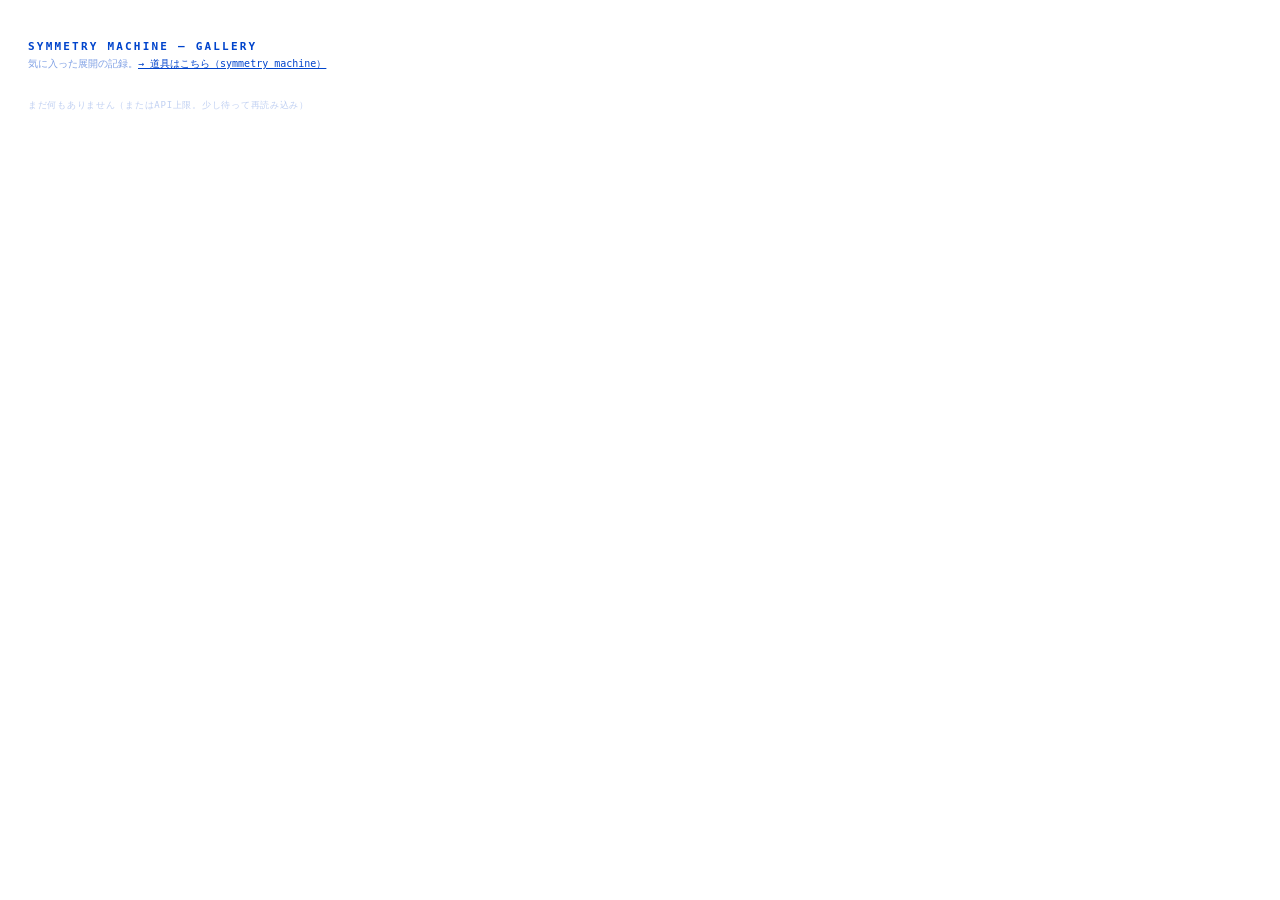
<file: gallery.html>
<!doctype html>
<html lang="ja">
<head>
<meta charset="utf-8">
<meta name="viewport" content="width=device-width,initial-scale=1,viewport-fit=cover">
<title>symmetry machine — gallery</title>
<style>
  /* デザイン言語: 白 × ネイビー2色・等幅・装飾なし（index.htmlと同じ） */
  :root {
    --navy: #0044cc;
    --navy-50: rgba(0,68,204,.5);
    --navy-25: rgba(0,68,204,.25);
    --line: #dde7f5;
  }
  * { box-sizing: border-box; }
  html, body { margin: 0; padding: 0; }
  body {
    background: #fff;
    color: var(--navy);
    font-family: "JetBrains Mono","SF Mono","Menlo",ui-monospace,monospace;
    font-size: 11px;
    -webkit-font-smoothing: antialiased;
    padding: 40px 28px 80px;
  }
  h1 { font-size: 11px; font-weight: 600; letter-spacing: .2em; margin: 0 0 4px; }
  a { color: var(--navy); }
  .note { color: var(--navy-50); font-size: 10px; margin-bottom: 28px; }
  .hint { color: var(--navy-25); font-size: 9px; letter-spacing: .08em; }
  #grid { display: flex; flex-wrap: wrap; gap: 18px; align-items: flex-start; }
  figure { margin: 0; position: relative; }
  figure img { display: block; width: 260px; max-width: 88vw; border: 1px solid var(--line); }
  figcaption { font-size: 9px; color: var(--navy-50); letter-spacing: .1em; margin-top: 3px; }
  .del {
    position: absolute; top: 0; right: 0; padding: 3px 8px;
    border: none; background: transparent; color: var(--navy-25);
    font: inherit; cursor: pointer;
  }
  .del:hover { color: var(--navy); }
  @media (max-width: 640px) {
    body { padding: 20px 14px 60px; font-size: 12px; }
    #grid { gap: 12px; }
    figure img { width: min(88vw, 420px); }
  }
</style>
</head>
<body>

<h1>SYMMETRY MACHINE — GALLERY</h1>
<div class="note">気に入った展開の記録。<a href="./">→ 道具はこちら（symmetry machine）</a></div>
<div id="status" class="hint">読み込み中…</div>
<div id="grid"></div>

<script>
/* galleryブランチの items/*.json を表示する。
   一覧はGitHub API（1リクエスト）、中身はrawの直配信（CDN・回数制限なし）。
   制作者の端末（トークンをlocalStorageに持つ）にだけ削除×が出る */
(async () => {
  "use strict";
  const REPO = "shungo3215-svg/symmetry-machine";
  const grid = document.getElementById("grid");
  const status = document.getElementById("status");
  const token = localStorage.getItem("symmetry-machine.ghtoken") || "";

  let list;
  try {
    const res = await fetch(`https://api.github.com/repos/${REPO}/contents/items?ref=gallery`);
    if (!res.ok) throw new Error(res.status);
    list = (await res.json()).filter(f => f.name.endsWith(".json"));
  } catch (_) {
    status.textContent = "まだ何もありません（またはAPI上限。少し待って再読み込み）";
    return;
  }
  if (!list.length) { status.textContent = "まだ何もありません"; return; }
  status.textContent = "";

  await Promise.all(list.map(async f => {
    try {
      const e = await (await fetch(`https://raw.githubusercontent.com/${REPO}/gallery/items/${f.name}`)).json();
      const fig = document.createElement("figure");
      fig.dataset.name = f.name;
      const img = new Image();
      img.src = e.png;
      img.alt = e.group;
      const cap = document.createElement("figcaption");
      cap.textContent = `${e.group} · ${e.date}`;
      fig.append(img, cap);
      if (token) {
        const del = document.createElement("button");
        del.className = "del";
        del.textContent = "×";
        del.title = "この記録を削除";
        del.onclick = async () => {
          if (!confirm(`${e.group}（${e.date}）を削除しますか？`)) return;
          const r = await fetch(`https://api.github.com/repos/${REPO}/contents/items/${f.name}`, {
            method: "DELETE",
            headers: { Authorization: `Bearer ${token}`, Accept: "application/vnd.github+json" },
            body: JSON.stringify({ message: `gallery: remove ${f.name}`, sha: f.sha, branch: "gallery" }),
          });
          if (r.ok) fig.remove(); else alert("削除できませんでした");
        };
        fig.appendChild(del);
      }
      grid.appendChild(fig);
    } catch (_) { /* 個別の読み込み失敗はスキップ */ }
  }));

  // 到着順ではなく新しい順（ファイル名=タイムスタンプ）に並べ直す
  [...grid.children]
    .sort((a, b) => b.dataset.name.localeCompare(a.dataset.name))
    .forEach(el => grid.appendChild(el));
  if (!grid.children.length) status.textContent = "まだ何もありません";
})();
</script>

</body>
</html>
</file>
<file: workbench.css>
/* symmetry専用作業面。共通規格の色・余白・操作契約を継承し、スマホを正式対象にする。 */
:root {
  --color-accent-subtle:#e6eef1; --color-focus-ring:var(--color-accent);
  --color-text-muted:#626762; --font-sans:"Noto Sans JP",-apple-system,BlinkMacSystemFont,sans-serif;
  --font-mono:ui-monospace,"SFMono-Regular",Menlo,monospace;
  --wb-stage:#fff; --wb-header:56px; --wb-nav:48px; --wb-context:52px; --wb-dock:64px;
  --wb-line:1px solid var(--color-border-secondary); --wb-dialog-width:460px;
  --wb-side-w:340px; --wb-control:44px; --wb-icon:20px; --wb-view-height:100dvh;
}
html:has(body.workbench),body.workbench {width:100%;height:100%;overflow:hidden;}
/* PC: 左に道具の列・上に設定の行・中央に作品と状態文・右に前に選んだ群と群の一覧（MOCK-layout-261026） */
body.workbench {height:var(--wb-view-height);display:grid;grid-template-columns:56px minmax(0,1fr) 288px;grid-template-rows:var(--wb-header) var(--wb-nav) minmax(0,1fr) auto;background:var(--wb-stage);}
.workbench [hidden] {display:none!important;}
.workbench button,.workbench label.btn,.workbench a.btn {min-width:var(--wb-control);height:var(--wb-control);font-size:var(--font-size-md);font-weight:500;}
.workbench button svg {width:var(--wb-icon);height:var(--wb-icon);flex:none;}
.workbench button:focus-visible {outline:2px solid var(--color-focus-ring);outline-offset:-2px;}
.wb-header {display:flex;align-items:center;gap:var(--space-2);padding:0 var(--space-4);background:var(--color-background);border-bottom:var(--wb-line);}
.wb-wordmark {font-size:var(--font-size-lg);font-weight:600;letter-spacing:-.03em;margin-right:auto;}
.wb-icon-button {padding:0!important;color:var(--color-text-secondary);}
.wb-menu,.wb-export {display:inline-flex;align-items:center;gap:var(--space-2);padding:0 var(--space-3)!important;white-space:nowrap;border-color:transparent;background:transparent;}
.wb-export .key {position:static;align-self:center;line-height:1;font-family:var(--font-mono);font-size:var(--font-size-xs);color:var(--color-text-muted);margin-left:var(--space-1);}
.wb-short {display:none;}
.wb-header .wb-clear {display:inline-flex;align-items:center;gap:var(--space-1);padding:0 var(--space-2)!important;white-space:nowrap;border-color:transparent;background:transparent;color:var(--color-negative);}
.wb-header .wb-clear svg {width:20px;height:20px;}
/* 間隔（セルの辺）と格子の線の出し入れ。壁紙・帯のときだけ（workbench.js が hidden を切り替える）。PC は #wbOptions・スマホは #wbTileRow */
#wbTile {display:flex;align-items:center;gap:var(--space-2);flex:none;}
#wbTile .wb-gap {display:inline-flex;align-items:center;gap:var(--space-1);font-size:var(--font-size-sm);color:var(--color-text-secondary);white-space:nowrap;}
#wbTile .wb-gap svg {width:20px;height:20px;flex:none;}
#wbGap,#wbSize {width:80px;min-width:0;margin:0;accent-color:var(--color-accent);}
.wb-gapnum {min-width:3ch;font-family:var(--font-mono);font-size:var(--font-size-sm);color:var(--color-text-primary);text-align:right;}
#wbGrid[aria-pressed=true],#wbRows[aria-pressed=true] {color:var(--color-accent);background:var(--color-accent-subtle);}
#wbTileRow {display:none;}
#wbRows {white-space:nowrap;}
.wb-header #barRedo {display:inline-flex;}
.wb-header .barAct {margin:0;}
#wbOptions {display:flex;align-items:center;gap:var(--space-3);padding:0 var(--space-4);background:var(--color-surface-secondary);border-bottom:var(--wb-line);min-width:0;}
#wbOptions button {height:32px;min-width:0;padding:0 var(--space-2);gap:var(--space-1);font-size:var(--font-size-sm);font-weight:400;}
#wbOptions>.wb-spacer,.wb-spacer {flex:1;min-width:0;}
.wb-tabhint {font-family:var(--font-mono);font-size:var(--font-size-xs);color:var(--color-text-muted);}
.wb-toolname {font-size:var(--font-size-sm);color:var(--color-text-secondary);white-space:nowrap;min-width:3em;}
#wbOptions #wbQuick,#wbOptions #wbForm,#wbOptions #wbAnchor {gap:var(--space-1);}
#wbOptions #penbar {padding:0;border:0;}
#wbOptions #penbar .grpHd,#wbOptions #penbar .plbl {display:none;}
#wbOptions #penbar .prow {display:block;margin:0;}
#wbOptions input[type=color] {width:28px;height:28px;border:0;background:transparent;padding:2px;}
/* 表示の切替: 展開｜一覧｜描いた物だけ（3つ並びのセグメント） */
#wbView {display:inline-flex;border:var(--wb-line);border-radius:var(--radius-sm);overflow:hidden;background:var(--color-background);flex:none;}
#wbView button,#wbOptions #wbView button {height:32px;border:0;border-radius:0;padding:0 var(--space-3);font-size:var(--font-size-sm);font-weight:400;white-space:nowrap;background:transparent;color:var(--color-text-primary);box-shadow:none;}
#wbView button+button,#wbView .wb-seg-item {border-left:var(--wb-line);}
#wbView .wb-seg-item {display:contents;}
#wbView .wb-seg-item button {border-left:var(--wb-line);}
#wbView button[aria-pressed=true],#wbOptions #wbView button[aria-pressed=true] {background:var(--color-accent-subtle);color:var(--color-accent);font-weight:600;}
#wbView button.on {box-shadow:none;}
#wbZoom svg {display:none;}
.wb-zbtn {padding:0!important;width:32px;}
.wb-zbtn span {display:none;}
.workbench #modebar {background:transparent;gap:var(--space-1);padding:0;}
.workbench #modebar button {font-size:var(--font-size-md);height:var(--wb-control);padding:0 var(--space-3);border-radius:0;border-bottom:2px solid transparent;}
.workbench #modebar button.on {box-shadow:none;color:var(--color-accent);background:transparent;border-bottom-color:var(--color-accent);}
#wbRule {font-family:var(--font-mono);font-weight:600;color:var(--color-accent);}
#wbRule svg {display:none;}
#wbArt {min-width:0;min-height:0;display:flex;align-items:stretch;overflow:hidden;position:relative;}
.workbench #layout {display:contents;padding:0;}
.workbench #padCol {position:static;width:auto;max-height:none;min-width:0;padding:0;overflow:hidden;flex:1;display:none;}
.workbench .padStick {position:static;display:flex;width:100%;height:100%;align-items:center;justify-content:center;padding:var(--space-4);background:transparent;}
.workbench #pad {width:var(--wb-pad,280px);height:var(--wb-pad,280px);max-width:100%;border:var(--wb-line);border-radius:var(--radius-xs);}
body.workbench #edit {display:none;flex-direction:row;position:static;min-width:0;height:100%;width:100%;padding:var(--space-4);align-items:center;justify-content:center;background:transparent;border:0;}
.workbench #editCv {max-width:100%;flex:none;border:var(--wb-line);border-radius:var(--radius-xs);}
.workbench.mode-live #padCol {display:block;}
.workbench.mode-edit #edit {display:flex;}
.workbench #live {display:none;}
@media(min-width:1000px) {
  .workbench.mode-live #live {display:flex;flex:0 0 30%;border-left:var(--wb-line);flex-direction:column;padding:var(--space-6);justify-content:center;overflow:hidden;}
  .workbench #live>.grpTitle {font-size:var(--font-size-md);color:var(--color-text-secondary);}
  .workbench #livePanel {display:block;}
  .workbench #livePanel canvas {width:100%!important;height:auto;}
  .workbench #livePanel .lb {font-size:var(--font-size-base);margin-top:var(--space-3);}
}
.workbench #results {display:none;margin:0;width:100%;height:100%;overflow-y:auto;overscroll-behavior:contain;padding:var(--space-5);}
.workbench.mode-grid #results {display:block;}
.workbench #results .row {display:grid;grid-template-columns:repeat(auto-fill,minmax(150px,1fr));gap:var(--space-5);margin-bottom:var(--space-8);}
.workbench .sw canvas {width:100%;height:auto;}
.workbench .sw .lb {font-size:var(--font-size-md);padding:var(--space-2) 0;}
.workbench .grpTitle {font-size:var(--font-size-md);color:var(--color-text-secondary);}
#wbStatus {display:grid;grid-template-columns:minmax(0,1fr) auto auto;min-height:var(--space-6);align-items:center;padding:0 var(--space-4);column-gap:var(--space-2);font-size:var(--font-size-sm);color:var(--color-text-secondary);}
#wbTarget {grid-area:1/1;overflow:hidden;text-overflow:ellipsis;white-space:nowrap;}
#wbPin {grid-area:1/2;}
#wbSaved {grid-area:1/3;color:var(--color-text-muted);}
#wbStatus {min-height:32px;padding:0 var(--wb-status-pad,var(--space-4));}
#wbStatus #wbPin {height:28px;min-width:0;padding:0 var(--space-2);gap:var(--space-1);font-size:var(--font-size-sm);font-weight:400;color:var(--color-text-secondary);border-color:transparent;background:transparent;}
#wbStatus #wbPin svg {width:16px;height:16px;}
/* 通知は作品面の外＝この状態行に1行で出す（#wbTarget と同じ場所に重なる）。長い文は省略して title に全文 */
#wbMessage {grid-area:1/1;z-index:1;align-self:stretch;display:flex;align-items:center;gap:var(--space-2);min-width:0;background:var(--wb-stage);color:var(--color-text-primary);font-size:var(--font-size-sm);}
#wbMessage span {flex:1;min-width:0;overflow:hidden;text-overflow:ellipsis;white-space:nowrap;}
#wbMessage button {flex:none;color:var(--color-text-secondary);border-color:transparent;background:transparent;}
#wbContext {background:var(--color-background);border-top:var(--wb-line);display:flex;align-items:center;justify-content:center;gap:var(--space-2);padding:var(--space-1) var(--space-3);min-width:0;}
#wbContext>div {display:flex;align-items:center;gap:var(--space-1);}
#wbContext input[type=color] {width:var(--wb-control);height:var(--wb-control);border:0;background:transparent;padding:var(--space-2);}
#wbContext #penbar {padding:0;border:0;}
#wbContext #penbar .grpHd,#wbContext #penbar .plbl {display:none;}
#wbContext #penbar .prow {display:block;}
.workbench dialog {padding:0;border:var(--wb-line);border-radius:var(--radius-sm);width:min(calc(100% - 32px),var(--wb-dialog-width));max-height:calc(var(--wb-view-height) - 40px);background:var(--color-background);color:var(--color-text-primary);box-shadow:var(--shadow-floating);}
/* 色・線幅は作品面の右に出し、結果を見ながら調整する（作品面は左へ寄る） */
#wbSheet.side {position:fixed;inset:calc(var(--wb-header) + var(--wb-nav) + var(--space-2)) var(--space-4) auto auto;margin:0;width:var(--wb-side-w);max-height:calc(var(--wb-view-height) - var(--wb-header) - var(--wb-nav) - var(--space-6));z-index:45;}
body.wb-side #wbArt {margin-right:calc(var(--wb-side-w) + var(--space-6));}
.wb-numrow {grid-column:1/-1;display:flex;align-items:center;gap:var(--space-3);margin-top:var(--space-2);font-size:var(--font-size-md);color:var(--color-text-secondary);}
#wbSwNum {width:96px;margin:0;text-align:right;}
.workbench dialog::backdrop {background:var(--color-overlay);}
.wb-sheet-header {display:flex;align-items:center;gap:var(--space-2);padding:var(--space-2) var(--space-4);border-bottom:var(--wb-line);}
.wb-sheet-header h2 {font-size:var(--font-size-base);margin:0;flex:1;font-weight:600;}
#wbSheetBody {padding:var(--space-4);overflow-y:auto;max-height:calc(var(--wb-view-height) - 120px);}
.wb-page {display:none;}
.wb-page.active {display:block;}
.wb-page>.grp {display:block!important;padding:0;border:0;}
.wb-page>.grp>summary {display:none;}
.wb-page .grpHd,.wb-page .plbl,.wb-page .lbl {font-size:var(--font-size-md);color:var(--color-text-secondary);}
.wb-page .prow {grid-template-columns:1fr;margin:0 0 var(--space-3);}
.wb-page .plbl {padding:0;margin-bottom:var(--space-1);}
.wb-page .sub {width:100%;}
.wb-page summary {min-height:var(--wb-control);font-size:var(--font-size-md);}
.wb-page .subBody {padding:var(--space-2) 0;}
.wb-page .hint {font-size:var(--font-size-md);line-height:1.6;}
.wb-page .num,.wb-page input[type=text],.wb-page select {height:var(--wb-control);font-size:var(--font-size-base);}
.wb-page #grpIO>.prow:first-of-type {display:none;}
.wb-page #grpIO .exportRow {display:block;}
.wb-page .btn-danger {color:var(--color-negative);}
.wb-page #grpStyle>.prow:first-of-type .pbody {display:grid;grid-template-columns:repeat(4,1fr);}
.wb-page #grpStyle>.prow:first-of-type .pbody>.lbl:nth-of-type(2) {grid-column:1;}
.wb-page #wChips,.wb-page #aChips,.wb-page #rChips {display:flex;gap:var(--space-1);}
.wb-page #wChips>button {flex:1;min-width:44px;}
.wb-page #grpDraw>.prow:first-of-type>.pbody {display:grid;grid-template-columns:repeat(3,1fr);}
.wb-tabs {display:flex;gap:var(--space-2);margin-bottom:var(--space-3);}
.wb-tabs button[aria-pressed=true] {background:var(--color-accent-subtle);color:var(--color-accent);}
.wb-actions {display:flex;gap:var(--space-2);flex-wrap:wrap;}
.wb-note {color:var(--color-text-secondary);font-size:var(--font-size-md);line-height:1.6;}
.wb-rule-grid {display:grid;grid-template-columns:repeat(4,1fr);gap:var(--space-2);}
.wb-rule-grid button[aria-pressed=true] {background:var(--color-accent-subtle);color:var(--color-accent);}
.wb-pins {display:grid;grid-template-columns:repeat(2,minmax(0,1fr));gap:var(--space-4);}
.wb-pin {min-width:0;border-bottom:var(--wb-line);padding-bottom:var(--space-3);}
.wb-pin img {width:100%;height:auto;background:var(--wb-stage);border:var(--wb-line);}
.wb-pin p {margin:var(--space-2) 0;font-size:var(--font-size-md);}
.wb-pin button {font-size:var(--font-size-md);}
#wbSheet[data-page=pins] {--wb-dialog-width:720px;}
.wb-file-actions {display:grid;grid-template-columns:1fr 1fr;gap:var(--space-2);}
@media(max-width:699px) {
  .workbench dialog {position:fixed;inset:auto 0 0;margin:0;width:100%;max-width:none;max-height:calc(var(--wb-view-height) - 56px);border-radius:var(--radius-lg) var(--radius-lg) 0 0;padding-bottom:env(safe-area-inset-bottom);}
  #wbSheetBody {max-height:calc(var(--wb-view-height) - 136px);}
  .workbench #results {padding:var(--space-4);}
  .workbench #results .row {grid-template-columns:repeat(2,minmax(0,1fr));gap:var(--space-4);}
  .workbench #live {display:none!important;}
  .workbench #padCol {flex:1;}
  .wb-page .key {display:none;}
}
/* 横向き（高さ500px未満）は下の「狭い画面」の規則で扱う（作品面を左・操作を右に縦並び） */
/* 旧3カラム規則をこの作業面では使わない。 */
.workbench.mode-live #results,.workbench.mode-edit #results {display:none;}
.workbench.mode-live #live {order:1;}
.workbench .wb-page #etSnapWrap {display:block;}
.workbench .wb-page .wb-edit-detail.etOpt {display:none;}
.wb-ink {display:inline-block;width:16px;height:16px;border:var(--wb-line);border-radius:var(--radius-xs);background:var(--wb-ink);}
#wbForm button[aria-pressed=true] {color:var(--color-accent);background:var(--color-accent-subtle);}
.workbench .wb-page [hidden] {display:none!important;}
#wbFeedback {margin:var(--space-3) var(--space-4) 0;padding:var(--space-3);background:var(--color-accent-subtle);font-size:var(--font-size-md);line-height:var(--line-height-body);}
#wbZoom {font-family:var(--font-mono);font-size:var(--font-size-sm);color:var(--color-text-secondary);}
.workbench #pad,.workbench #editCv {transform-origin:center;}
/* 展開の右に並べる、前に選んだ群の小さい展開（2番目・3番目）。幅は JS が --wb-recent に入れる（大きい展開の1/4以下） */
#wbRecent {display:grid;grid-template-columns:repeat(2,100px);justify-content:start;gap:var(--space-2);min-height:calc(var(--space-6) + 2 * 132px);}   /* 4枚＝2列×2段（右の列 256px に収まる） */
#wbRecent>.wb-side-h {grid-column:1/-1;margin:0;}
#wbRecent.empty {visibility:hidden;}   /* 空でも場所を取っておく＝群を替えても右の列が動かない */
#wbRecent>button {display:flex;flex-direction:column;align-items:flex-start;gap:var(--space-1);width:100px;min-width:0;height:auto;padding:0;border:0;background:transparent;}
#wbRecent>button:hover canvas {border-color:var(--color-border-primary);}
#wbRecent canvas {display:block;width:100px;height:100px;border:var(--wb-line);border-radius:var(--radius-xs);background:var(--art-paper);}
#wbRecent span {font-family:var(--font-mono);font-size:var(--font-size-sm);font-weight:400;color:var(--color-text-secondary);text-align:left;}
/* Shift タップで開く群の一覧（浮遊要素なので影可）。表示は展開のまま・決めると閉じる */
#wbGroupPop {position:absolute;z-index:50;right:var(--space-4);top:calc(var(--wb-header) + var(--wb-nav) + var(--space-2));width:min(340px,30vw);max-height:calc(var(--wb-view-height) - var(--wb-header) - var(--wb-nav) - var(--wb-dock) - var(--space-8));overflow-y:auto;overscroll-behavior:contain;padding:var(--space-4);background:var(--color-background);border:var(--wb-line);border-radius:var(--radius-md);box-shadow:var(--shadow-floating);}
.wb-pop-title {font-size:var(--font-size-sm);color:var(--color-text-secondary);margin:var(--space-3) 0 var(--space-2);}
.wb-pop-title:first-child {margin-top:0;}
.wb-pop-grid {display:grid;grid-template-columns:repeat(auto-fill,minmax(72px,1fr));gap:var(--space-2);}
#wbGroupPop button {display:flex;flex-direction:column;align-items:stretch;gap:var(--space-1);min-width:0;height:auto;padding:var(--space-1);border:0;background:transparent;border-radius:var(--radius-sm);}
#wbGroupPop button:hover {background:var(--color-surface-secondary);}
#wbGroupPop button:focus-visible {outline:2px solid var(--color-focus-ring);outline-offset:-2px;}
#wbGroupPop button[aria-pressed=true] {background:var(--color-accent-subtle);color:var(--color-accent);}
#wbGroupPop canvas {display:block;width:100%;height:auto;border:var(--wb-line);border-radius:var(--radius-xs);background:var(--art-paper);}
#wbGroupPop span {font-family:var(--font-mono);font-size:var(--font-size-sm);font-weight:400;text-align:left;white-space:normal;overflow-wrap:anywhere;line-height:1.3;}   /* 群名は切らない（折り返す） */
@media(max-width:899px) {   /* 狭い画面は作品面の下に低く出す（覆う面積を抑える） */
  #wbGroupPop {left:var(--space-2);right:var(--space-2);width:auto;top:auto;bottom:calc(var(--wb-dock) + var(--wb-context) + var(--space-2));max-height:30vh;}
}

/* =========================================================
   PC の配置（左に道具の列・右に群）。狭い画面では隠れ、下の「狭い画面」ブロックが効く
   ========================================================= */
.wb-header {grid-area:1/1/2/4;}
#wbOptions {grid-area:2/1/3/4;}
#wbTools {grid-area:3/1/5/2;}
#wbArt {grid-area:3/2/4/3;}
#wbStatus {grid-area:4/2/5/3;}
#wbSide {grid-area:3/3/5/4;}
body.mode-grid #wbArt {grid-area:3/1/4/4;}
body.mode-grid #wbStatus {grid-area:4/1/5/4;}
body.mode-grid #wbTools,body.mode-grid #wbSide {display:none;}
#wbRules,#wbSelRow,#wbContext,#wbFlick,#wbDock>[data-flick],body.workbench #wbTools #wbDock>[data-flick] {display:none;}
body:not(.wb-narrow) #wbDock {display:contents;}
.wb-header {gap:var(--space-2);}
.wb-header .wb-icon-button {width:36px;min-width:36px;height:36px;}
#wbTools {display:flex;flex-direction:column;align-items:center;gap:var(--space-1);padding:var(--space-2) 0;background:var(--color-background);border-right:var(--wb-line);overflow-y:auto;overflow-x:hidden;min-height:0;}
body.workbench #wbTools button {position:relative;display:inline-flex;align-items:center;justify-content:center;width:40px;min-width:40px;height:40px;padding:0;margin:0;border:0;border-radius:var(--radius-sm);background:transparent;color:var(--color-text-primary);box-shadow:none;}
body.workbench #wbTools button:hover {background:var(--color-surface-secondary);}
body.workbench #wbTools button.on,body.workbench #wbTools button[aria-pressed=true] {background:var(--color-accent-subtle);color:var(--color-accent);}
#wbTools button svg {width:24px;height:24px;}
#wbTools .key {position:absolute;right:3px;bottom:1px;font-family:var(--font-mono);font-size:9px;line-height:1;color:var(--color-text-muted);}
#wbTools button.on .key {color:var(--color-accent);}
.wb-tl {position:absolute;width:1px;height:1px;overflow:hidden;clip:rect(0 0 0 0);white-space:nowrap;}
.wb-tsep {display:block;width:24px;height:1px;margin:var(--space-1) 0;background:var(--color-border-secondary);flex:none;}
#wbTools #barClear {margin-top:var(--space-2);}
#wbSide {display:flex;flex-direction:column;gap:var(--space-4);padding:var(--space-4);background:var(--color-background);border-left:var(--wb-line);overflow-y:auto;min-height:0;}
.wb-side-h {margin:0 0 var(--space-2);font-size:var(--font-size-xs);color:var(--color-text-muted);}
.wb-side-note {margin:var(--space-3) 0 0;font-size:var(--font-size-xs);color:var(--color-text-muted);}
#wbGroups .wb-side-h:not(:first-child) {margin-top:var(--space-3);}
.wb-group-grid {display:flex;flex-wrap:wrap;gap:var(--space-1);}
#wbGroups button,.wb-group-grid button {flex:1 0 auto;min-width:36px;height:28px;padding:0 var(--space-2);font-family:var(--font-mono);font-size:var(--font-size-xs);font-weight:400;border:var(--wb-line);background:var(--color-background);color:var(--color-text-primary);border-radius:var(--radius-xs);}
#wbGroups button:hover {background:var(--color-surface-secondary);}
#wbGroups button[aria-pressed=true] {background:var(--color-accent-subtle);color:var(--color-accent);border-color:var(--color-accent);font-weight:600;}

/* =========================================================
   狭い画面（幅900px未満・スマホ横向き）＝固定入口4つ＋フリック＋群の帯＋1段の行
   body.wb-narrow は workbench.js が付ける。PC（900px以上）には一切効かない。
   ========================================================= */
body:not(.wb-narrow) #wbFlick {display:none!important;}
body.workbench.wb-narrow {
  --wb-fixed:calc(var(--wb-header) + 48px + 56px + 32px + 48px + 8px + var(--wb-dock) + env(safe-area-inset-bottom));
  --wb-art-h:min(100vw, calc(var(--wb-view-height) - var(--wb-fixed)));
  grid-template-columns:minmax(0,1fr);
  /* 上の行・表示の切替・群の帯・作品（正方形）・状態文・（空き1か所）・ペン等の行・1段の行・下の4つ */
  grid-template-rows:var(--wb-header) 48px 56px var(--wb-art-h) auto minmax(0,1fr) auto 48px calc(var(--wb-dock) + env(safe-area-inset-bottom));
}
body.wb-narrow.wb-ctx {--wb-fixed:calc(var(--wb-header) + 48px + 56px + 32px + 48px + 60px + var(--wb-dock) + env(safe-area-inset-bottom));}
body.wb-narrow.wb-aux {--wb-fixed:calc(var(--wb-header) + 48px + 56px + 32px + 48px + 8px + 44px + var(--wb-dock) + env(safe-area-inset-bottom));}   /* 補助線の行（44px）の分 */
body.wb-narrow.wb-tile {--wb-fixed:calc(var(--wb-header) + 48px + 56px + 32px + 48px + 8px + 80px + var(--wb-dock) + env(safe-area-inset-bottom));}   /* 間隔・大きさの行（80px）の分だけ作品を縮める */
body.wb-narrow.wb-ctx.wb-tile {--wb-fixed:calc(var(--wb-header) + 48px + 56px + 32px + 48px + 60px + 80px + var(--wb-dock) + env(safe-area-inset-bottom));}
body.wb-narrow #wbTools,body.wb-narrow #wbSide {display:none;}
body.wb-narrow .wb-header {grid-area:1/1;padding:0 var(--space-3);gap:var(--space-1);}
body.wb-narrow .wb-wordmark {display:none;}
body.wb-narrow .wb-menu {margin-left:auto;}
body.wb-narrow .wb-long,body.wb-narrow .wb-export .key {display:none;}
body.wb-narrow .wb-short {display:inline;}
body.wb-narrow #wbOptions {grid-area:2/1;padding:0 var(--space-4);background:var(--color-background);border-bottom:0;}
body.wb-narrow #wbOptions #wbView button {height:36px;}
body.wb-narrow #wbZoom {display:inline-flex;gap:var(--space-1);padding:0;font-size:var(--font-size-md);color:var(--color-text-primary);}
body.wb-narrow #wbZoom svg {display:block;width:24px;height:24px;}
body.wb-narrow #wbRules {display:flex;grid-area:3/1;box-sizing:border-box;height:56px;align-items:center;gap:var(--space-1);padding:0 var(--space-4);scroll-padding:0 var(--space-4);overflow-x:auto;overflow-y:hidden;background:var(--color-background);scrollbar-width:none;overscroll-behavior-x:contain;}
body.wb-narrow #wbRules::-webkit-scrollbar {display:none;}
body.wb-narrow #wbArt {grid-area:4/1;}
body.wb-narrow #wbStatus {grid-area:5/1;}
body.wb-narrow #wbContext {display:flex;grid-area:7/1;}
body.wb-narrow #wbSelRow {display:flex;grid-area:8/1;}
body.wb-narrow #wbTileRow {display:flex;grid-area:6/1;align-items:center;box-sizing:border-box;height:80px;padding:0 var(--space-4);background:var(--color-background);}
body.wb-narrow #wbTileRow #wbTile {flex:1;min-width:0;display:grid;grid-template-columns:minmax(0,1fr) auto;column-gap:var(--space-3);row-gap:0;align-items:center;}
body.wb-narrow #wbTileRow #wbGrid {grid-area:1/2/3/3;}
body.wb-narrow #wbTileRow #wbTile.has-rows #wbGrid {grid-area:1/2;}
body.wb-narrow #wbTileRow #wbRows {grid-area:2/2;height:36px;padding:0 var(--space-2);gap:var(--space-1);font-size:var(--font-size-md);font-weight:400;white-space:nowrap;}
body.wb-narrow.wb-aux #wbTileRow {height:44px;}
body.wb-narrow.wb-aux #wbTileRow #wbTile {display:flex;}
body.wb-narrow.wb-aux #wbTileRow #wbGrid {height:36px;}
#wbTile .wb-gaplbl {display:inline-block;min-width:3em;}
#wbTile .wb-size {padding-left:calc(20px + var(--space-1));}   /* 間隔（アイコン付き）と大きさのスライダーの左端を揃える */
body.wb-narrow #wbTileRow .wb-gap {flex:1;min-width:0;font-size:var(--font-size-md);}
body.wb-narrow #wbTileRow #wbGap,body.wb-narrow #wbTileRow #wbSize {flex:1;width:auto;}
body.wb-narrow #wbTileRow #wbGrid {height:36px;padding:0 var(--space-2);gap:var(--space-1);font-size:var(--font-size-md);font-weight:400;}
body.wb-narrow #wbDock {display:flex;grid-area:9/1;justify-content:flex-end;}
#wbRules button {flex:none;min-width:40px;height:40px;padding:0 var(--space-3);font-family:var(--font-mono);font-size:var(--font-size-md);font-weight:400;border:var(--wb-line);border-radius:var(--radius-xs);background:var(--color-background);}
#wbRules button[aria-pressed=true] {background:var(--color-accent-subtle);color:var(--color-accent);border-color:var(--color-accent);font-weight:600;}
.wb-rules-head {flex:none;margin:0 var(--space-1) 0 var(--space-2);font-size:var(--font-size-xs);color:var(--color-text-muted);white-space:nowrap;}
.wb-rules-head:first-child {margin-left:0;}
.wb-rules-more {flex:none;padding:0 var(--space-2);color:var(--color-text-muted);}
body.wb-narrow #wbStatus {padding:0 var(--space-4);}
body.wb-narrow #wbSelRow {align-items:center;gap:var(--space-1);padding:0 var(--space-3);background:var(--color-background);border-top:var(--wb-line);}
#wbSelRow button {flex:1;min-width:0;height:40px;padding:0 var(--space-2);gap:var(--space-2);font-size:var(--font-size-md);font-weight:400;border-color:transparent;background:transparent;}
#wbSelRow button svg {width:20px;height:20px;}
#wbSelRow button.btn-danger {color:var(--color-negative);}
#wbSelRow button.on {color:var(--color-accent);background:var(--color-accent-subtle);}
body.wb-narrow #wbContext {background:var(--color-background);border-top:var(--wb-line);}
body.wb-narrow #wbDock {background:var(--color-background);align-items:flex-start;padding:var(--space-1) var(--space-3) env(safe-area-inset-bottom);border-top:var(--wb-line);gap:var(--space-2);}
body.wb-narrow #wbDock>[data-flick] {display:flex;flex:0 0 76px;width:76px;min-width:0;height:calc(var(--wb-dock) - var(--space-2));flex-direction:column;gap:2px;padding:var(--space-1);border:0;border-radius:var(--radius-sm);background:transparent;font-size:var(--font-size-sm);font-weight:400;touch-action:none;user-select:none;-webkit-user-select:none;-webkit-touch-callout:none;}
body.wb-narrow #wbDock>[data-flick] svg {width:24px;height:24px;}
body.wb-narrow #wbDock>[data-flick].on {color:var(--color-accent);background:var(--color-accent-subtle);}
body.wb-narrow #wbDock>[data-flick][aria-disabled=true] {opacity:.45;}
/* フリックの候補: 後ろを白く薄くして候補（十字5マス・アイコン＋文字）だけ浮かせる */
#wbFlick {position:fixed;inset:0;z-index:58;display:flex;align-items:flex-end;justify-content:center;padding-bottom:calc(var(--wb-dock) + env(safe-area-inset-bottom) + var(--space-3));background:rgba(255,255,255,.55);pointer-events:none;}
.wb-flick-pad {pointer-events:auto;padding:var(--space-2);background:var(--color-background);border:var(--wb-line);border-radius:var(--radius-md);box-shadow:var(--shadow-floating);}
.wb-flick-pad p {margin:0 0 var(--space-2);font-size:var(--font-size-xs);color:var(--color-text-secondary);text-align:center;}
.wb-flick-grid {display:grid;grid-template-columns:repeat(3,minmax(56px,auto));grid-template-rows:repeat(3,56px);gap:var(--space-1);}
#wbFlick button {flex-direction:column;gap:2px;width:auto;min-width:56px;height:56px;padding:0 var(--space-1);font-size:11px;font-weight:400;white-space:nowrap;border:var(--wb-line);border-radius:var(--radius-xs);background:var(--color-background);touch-action:none;}
#wbFlick button svg {width:24px;height:24px;}
#wbFlick button[data-dir=up] {grid-area:1/2;}
#wbFlick button[data-dir=left] {grid-area:2/1;}
#wbFlick button[data-dir=center] {grid-area:2/2;}
#wbFlick button[data-dir=right] {grid-area:2/3;}
#wbFlick button[data-dir=down] {grid-area:3/2;}
#wbFlick button.on {background:var(--color-accent-subtle);color:var(--color-accent);border-color:var(--color-accent);}
/* 横向き: 作品面を左（短辺いっぱい）、ヘッダー・表示の切替・群の帯・状態文・1段の行・操作列は右の列に縦に並べる */
@media(max-height:500px) and (min-width:600px) {
  :root {--wb-header:48px;--wb-dock:52px;--wb-right:min(400px,52vw);}
  body.workbench.wb-narrow {grid-template-columns:minmax(0,1fr) var(--wb-right);grid-template-rows:var(--wb-header) 48px 56px auto 48px minmax(0,1fr) auto var(--wb-dock);}
  body.wb-narrow #wbArt {grid-area:1/1/-1/2;}
  body.wb-narrow .wb-header {grid-area:1/2;}
  body.wb-narrow #wbOptions {grid-area:2/2;}
  body.wb-narrow #wbRules {grid-area:3/2;}
  body.wb-narrow #wbStatus {grid-area:4/2;}
  body.wb-narrow #wbSelRow {grid-area:5/2;}
  body.wb-narrow #wbTileRow {grid-area:6/2;}
  body.wb-narrow #wbContext {grid-area:7/2;}
  body.wb-narrow #wbDock {grid-area:8/2;}
  body.wb-narrow #wbFlick {padding-left:calc(100vw - var(--wb-right));}
  .workbench .padStick,body.workbench #edit {padding:var(--space-2);}
}
</file>
